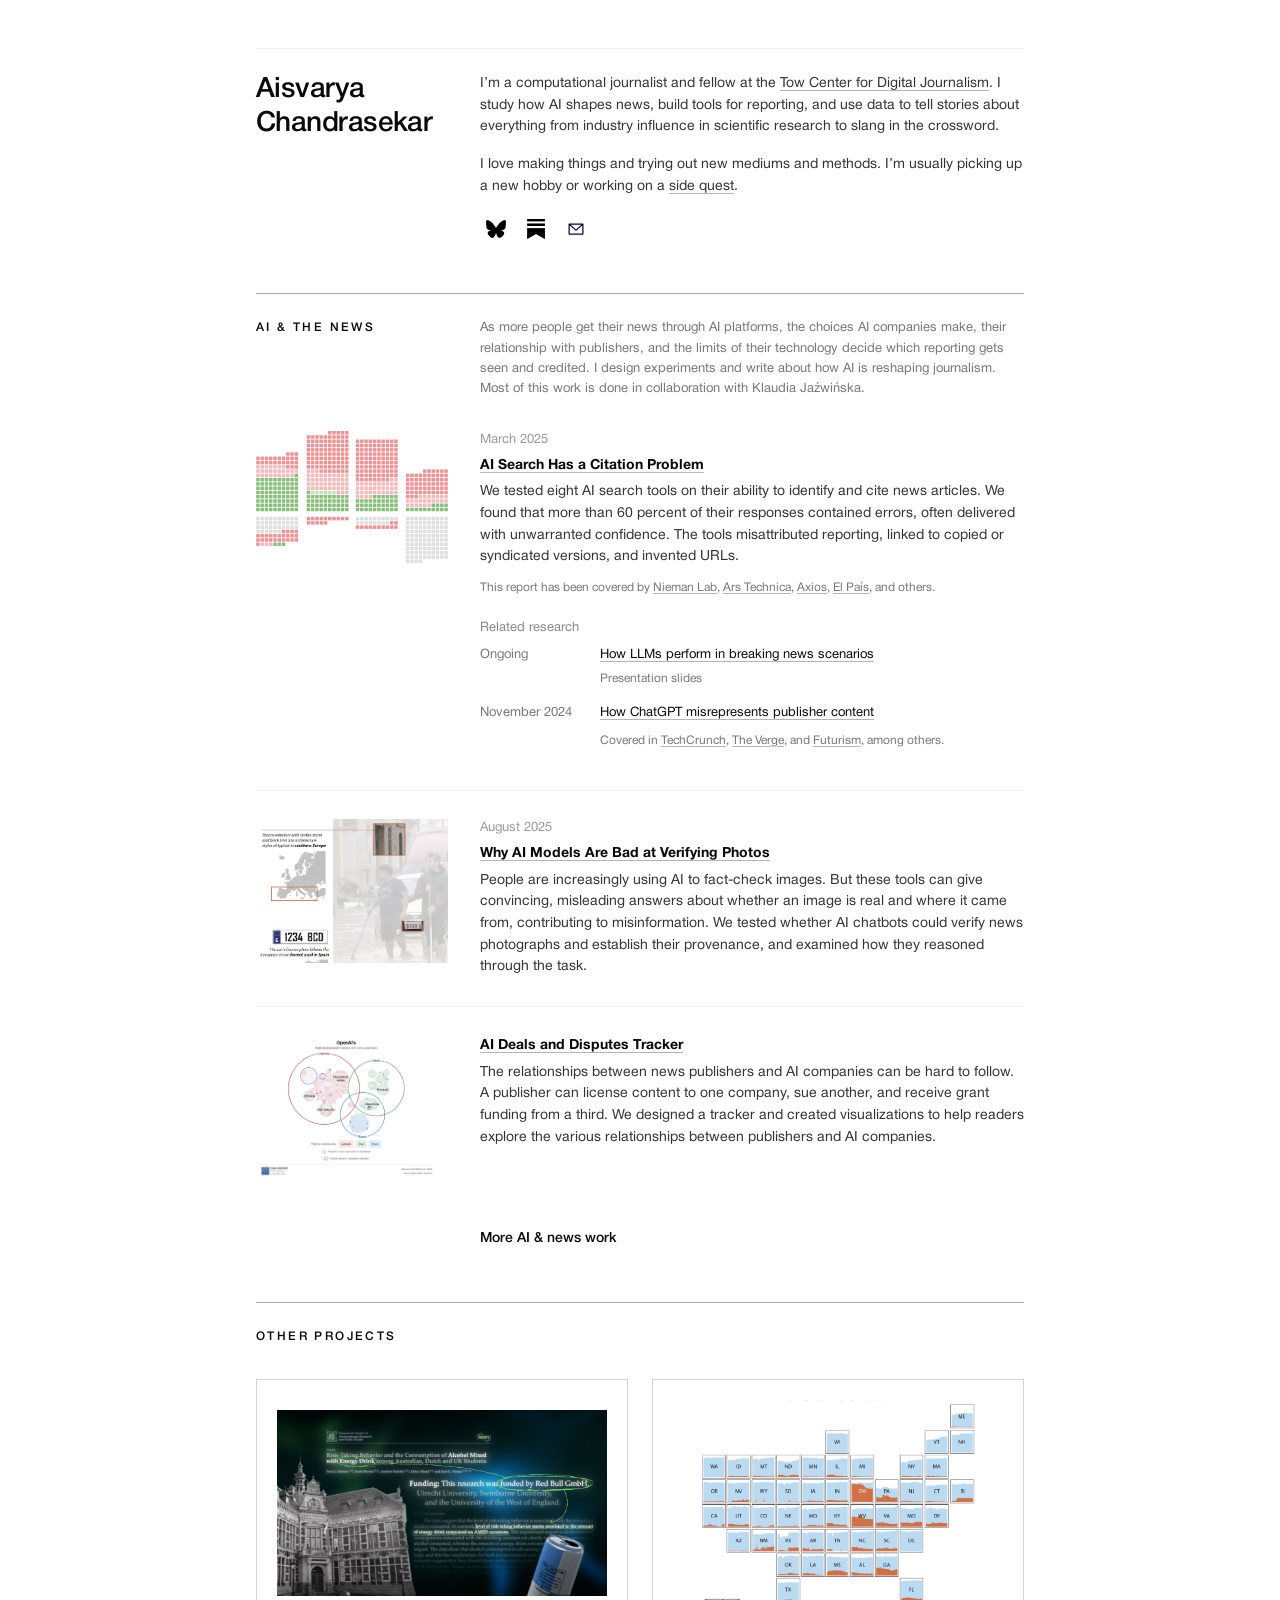
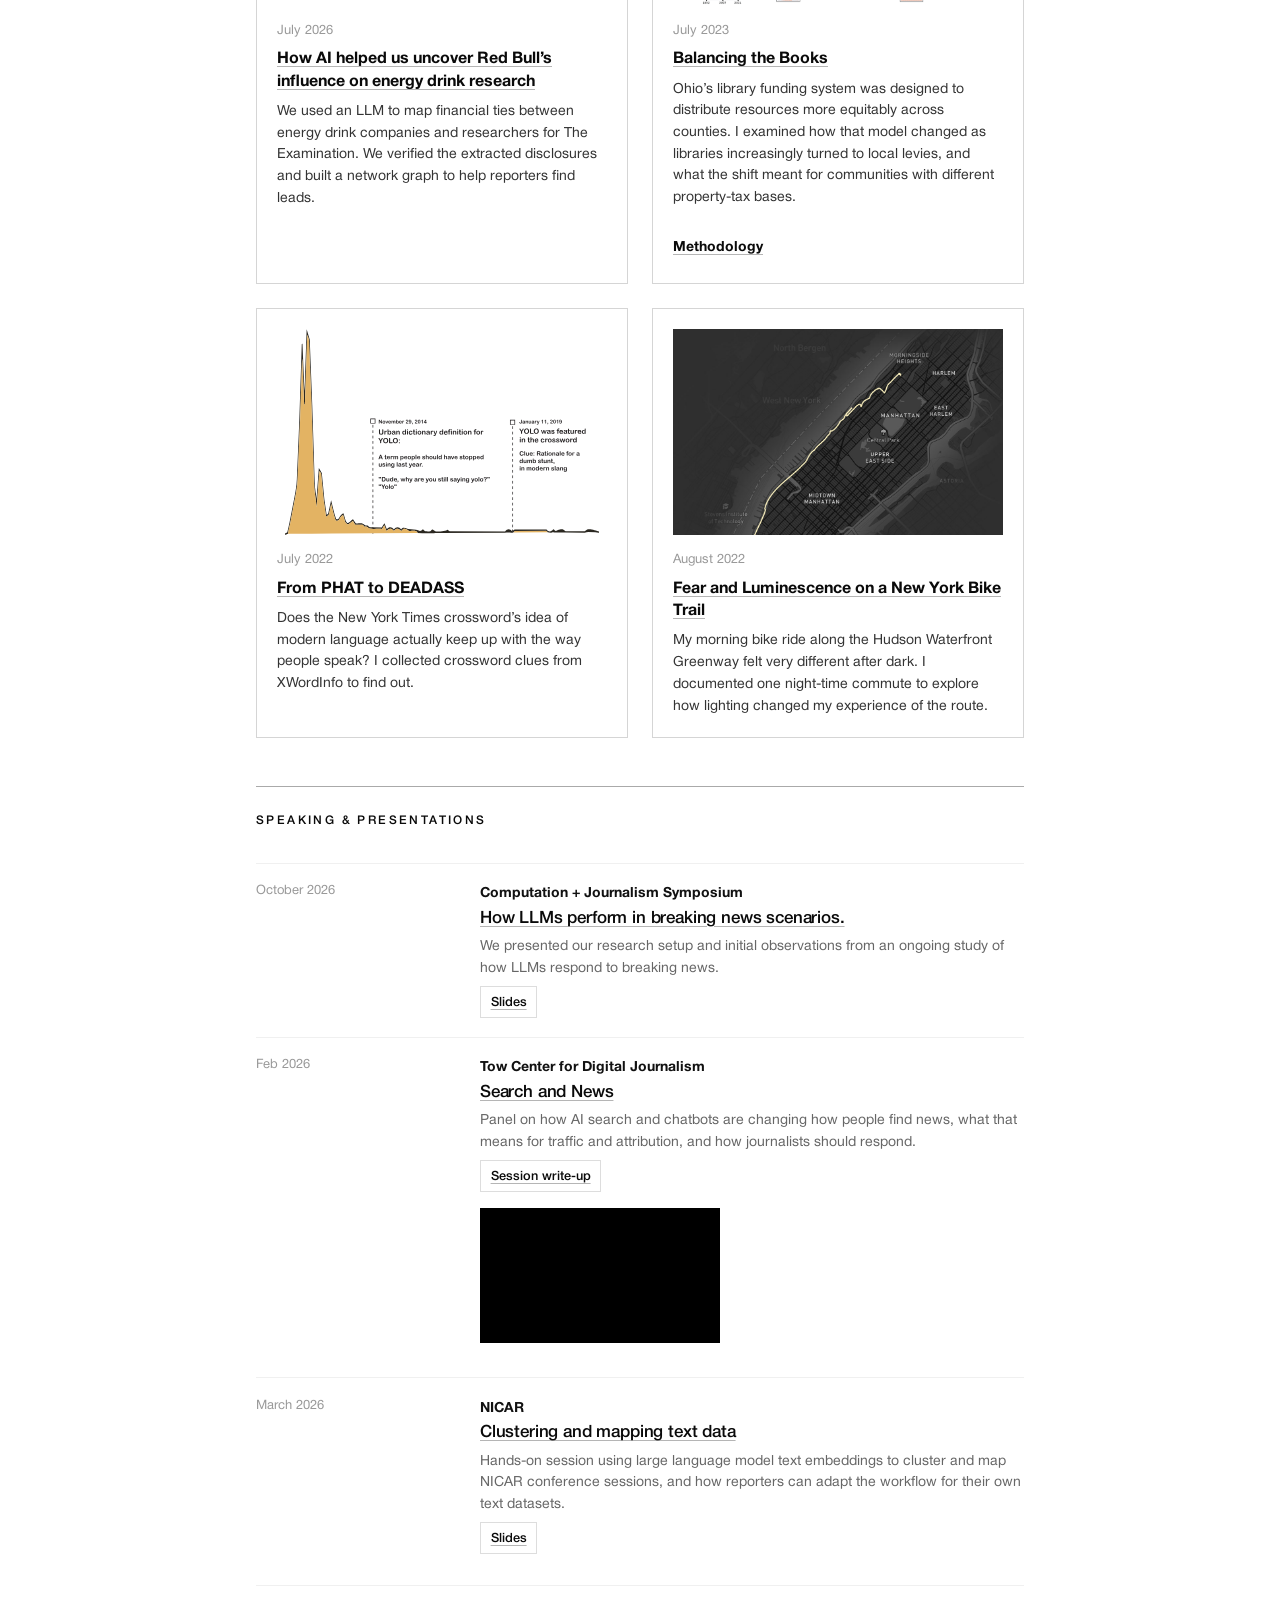
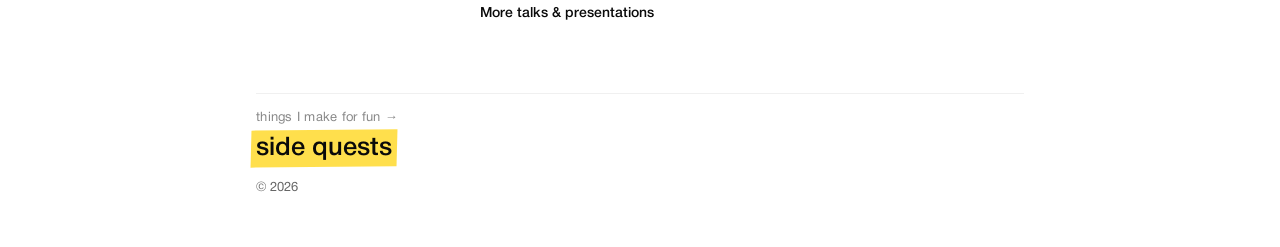
<file: index.html>
<!DOCTYPE html>
<html lang="en">
<head>
  <meta charset="UTF-8">
  <meta name="viewport" content="width=device-width, initial-scale=1.0">
  <title>Aisvarya Chandrasekar</title>
  <meta name="description" content="Aisvarya Chandrasekar is a computational journalist at the Tow Center for Digital Journalism, studying AI tools in journalism. PollFinder.ai, Tow Center, Columbia Journalism Review.">
  <link rel="icon" href="assets/favicon.png" type="image/png">
  <link rel="preload" href="data/projects.json?v=60" as="fetch">
  <link rel="preload" href="data/speaking.json?v=14" as="fetch">
  <link rel="preload" href="fonts/HelveticaNeueRoman.otf" as="font" type="font/otf" crossorigin>
  <link rel="preload" href="assets/thumb-red-bull.jpg" as="image">
  <link rel="preload" href="assets/SVG/Asset%202.svg" as="image">
  <link rel="stylesheet" href="styles.css?v=link-style-5">
</head>
<body class="home-page">
  <div class="page">
    <header class="header">
      <div class="header-inner">
        <h1 class="name">Aisvarya Chandrasekar</h1>
        <div class="header-blurb">
          <p>I’m a computational journalist and fellow at the <a href="https://towcenter.columbia.edu/" target="_blank" rel="noopener">Tow Center for Digital Journalism</a>. I study how AI shapes news, build tools for reporting, and use data to tell stories about everything from industry influence in scientific research to slang in the crossword.</p>
          <p>I love making things and trying out new mediums and methods. I’m usually picking up a new hobby or working on a <a href="playground.html">side quest</a>.</p>
        </div>
        <div class="header-icons" aria-label="Social links">
          <a class="header-icon" href="https://bsky.app/profile/aisvarya17.bsky.social" target="_blank" rel="noopener noreferrer" aria-label="Bluesky">
            <img src="assets/bluesky-icon.png" alt="Bluesky">
          </a>
          <a class="header-icon" href="https://substack.com/@aisvaryachandrasekar" target="_blank" rel="noopener noreferrer" aria-label="Substack">
            <img src="assets/substack-icon.png" alt="Substack">
          </a>
          <a class="header-icon" href="mailto:ac5231@columbia.edu" aria-label="Email">
            <img src="assets/email-icon.svg" alt="Email">
          </a>
        </div>
      </div>
    </header>

    <main class="main">
      <section class="section research-series" aria-labelledby="research-title">
        <header class="section-header">
          <h2 id="research-title" class="section-title">AI &amp; the news</h2>
          <p class="series-intro">As more people get their news through AI platforms, the choices AI companies make, their relationship with publishers, and the limits of their technology decide which reporting gets seen and credited. I design experiments and write about how AI is reshaping journalism. Most of this work is done in collaboration with Klaudia Jaźwińska.</p>
        </header>
        <div id="ai-research-grid" class="grid" aria-busy="true" aria-live="polite"></div>
        <details class="additional-research">
          <summary class="talk-see-more">More AI &amp; news work</summary>
          <ul>
              <li class="additional-article">
                <a class="additional-article-image" href="https://www.cjr.org/tow_center/chatbots-memory-remember-users-conversations-history-openai-sam-altman-llm-gemini.php" target="_blank" rel="noopener">
                  <img src="assets/thumb-chatbot-memory.jpg" alt="Illustration accompanying reporting on chatbot memory and personalization" loading="lazy" decoding="async">
                </a>
                <div class="additional-article-main">
                  <time datetime="2026-04-09">Apr 9, 2026</time>
                  <h3><a href="https://www.cjr.org/tow_center/chatbots-memory-remember-users-conversations-history-openai-sam-altman-llm-gemini.php" target="_blank" rel="noopener">Your Chatbot’s Memory of You Can Shape the Information You See</a></h3>
                  <p>AI companies promise that remembering users makes chatbots more helpful, but how do those memories shape the information people receive? I reported on research into how memory and personalization can reinforce users’ beliefs, shape answers, and leave people with less control over stored information than companies suggest.</p>
                </div>
              </li>
              <li class="additional-article">
                <a class="additional-article-image" href="https://www.cjr.org/tow_center/ai-chatbots-can-search-the-web-so-why-dont-they.php" target="_blank" rel="noopener">
                  <img src="assets/thumb-ai-web-search.jpeg" alt="Illustration accompanying reporting on AI web search" loading="lazy" decoding="async">
                </a>
                <div class="additional-article-main">
                  <time datetime="2026-01-27">Jan 27, 2026</time>
                  <h3><a href="https://www.cjr.org/tow_center/ai-chatbots-can-search-the-web-so-why-dont-they.php" target="_blank" rel="noopener">AI Chatbots Can Search the Web—So Why Don’t They?</a></h3>
                  <p>AI chatbots can search for current information, but they don’t always choose to. We explain why these tools sometimes skip web search, how that can lead to confidently wrong answers about the news, and why those failures demand accountability from platforms.</p>
                </div>
              </li>
              <li class="additional-article">
                <a class="additional-article-image" href="https://www.cjr.org/analysis/how-ai-browsers-sneak-past-blockers-and-paywalls.php" target="_blank" rel="noopener">
                  <img src="assets/thumb-ai-browsers.png" alt="ChatGPT Atlas logo displayed on a phone" loading="lazy" decoding="async">
                </a>
                <div class="additional-article-main">
                  <time datetime="2025-10-30">Oct 30, 2025</time>
                  <h3><a href="https://www.cjr.org/analysis/how-ai-browsers-sneak-past-blockers-and-paywalls.php" target="_blank" rel="noopener">How AI Browsers Sneak Past Blockers and Paywalls</a></h3>
                  <p>We tested how AI browsers access news articles that publishers try to restrict. Our reporting explains how agents can appear as ordinary browser sessions and read text hidden by some paywalls, complicating publishers’ efforts to control how their work is used.</p>
                </div>
              </li>
          </ul>
          <div class="talk-less-wrap">
            <a class="talk-see-more" href="https://www.cjr.org/author/aisvarya-chandrasekar" target="_blank" rel="noopener">All CJR articles</a>
          </div>
        </details>
      </section>
      <section class="section">
        <header class="section-header">
          <h2 class="section-title section-title--reporting">Other projects</h2>
        </header>
        <div id="selected-work-grid" class="grid" aria-live="polite">
          <!-- First card in HTML for fast LCP on mobile (rest filled by scripts/projects.js) -->
          <div class="grid-item">
            <div class="grid-block">
              <a class="grid-thumb" href="https://www.theexamination.org/articles/red-bull-alcohol-research-methodology" target="_blank" rel="noopener">
                <img src="assets/thumb-red-bull.jpg" alt="Illustration for The Examination’s investigation into Red Bull’s ties to energy drink research" fetchpriority="high" decoding="async" width="960" height="540">
              </a>
              <div class="grid-block-text">
                <p class="grid-item-date">July 2026</p>
                <h3 class="grid-item-title">
                  <a href="https://www.theexamination.org/articles/red-bull-alcohol-research-methodology" target="_blank" rel="noopener">How AI helped us uncover Red Bull’s influence on energy drink research</a>
                </h3>
                <p class="grid-item-desc">We used an LLM to map financial ties between energy drink companies and researchers for The Examination. We verified the extracted disclosures and built a network graph to help reporters find leads.</p>
              </div>
            </div>
          </div>

          <div id="classwork-first" class="grid-item">
            <div class="grid-block">
              <a href="https://aishichandra.github.io/Ohio-Library-final/" target="_blank" rel="noopener" class="grid-thumb">
                <img src="assets/SVG/Asset%204.svg" alt="Balancing the books – equitable library funding in Ohio" width="960" height="540">
              </a>
              <div class="grid-block-text">
                <p class="grid-item-date">July 2023</p>
                <h3 class="grid-item-title">
                  <a href="https://aishichandra.github.io/Ohio-Library-final/" target="_blank" rel="noopener">Balancing the Books</a>
                </h3>
                <p class="grid-item-desc">Ohio’s library funding system was designed to distribute resources more equitably across counties. I examined how that model changed as libraries increasingly turned to local levies, and what the shift meant for communities with different property-tax bases.</p>

                <p class="talk-links">
                  <a class="talk-link methodology-link" href="https://github.com/aishichandra/Ohio-Library-final" target="_blank" rel="noopener">Methodology</a>
                </p>
                <!-- -->
              </div>
              </div>
          </div>
          <div class="grid-item">
            <div class="grid-block">
              <a class="grid-thumb" href="https://aishichandra.github.io/Slang_NYT_XWord/" target="_blank" rel="noopener">
                <img src="assets/SVG/Asset%203.svg" alt="Slang in the NYT crossword" width="960" height="540">
              </a>
              <div class="grid-block-text">
                <p class="grid-item-date">July 2022</p>
                <h3 class="grid-item-title">
                  <a href="https://aishichandra.github.io/Slang_NYT_XWord/" target="_blank" rel="noopener">From PHAT to DEADASS</a>
                </h3>
                <p class="grid-item-desc">Does the New York Times crossword’s idea of modern language actually keep up with the way people speak? I collected crossword clues from XWordInfo to find out.</p>
                <!-- -->
              </div>
              </div>
          </div>
          <div class="grid-item">
            <div class="grid-block">
              <a class="grid-thumb bike-trail-image" href="https://aishichandra.github.io/mapping/" target="_blank" rel="noopener">
                <img src="assets/thumb-bike-map.jpg" alt="Map highlighting the Hudson Greenway bike route along Manhattan" loading="lazy" decoding="async">
              </a>
              <div class="grid-block-text">
                <p class="grid-item-date">August 2022</p>
                <h3 class="grid-item-title"><a href="https://aishichandra.github.io/mapping/" target="_blank" rel="noopener">Fear and Luminescence on a New York Bike Trail</a></h3>
                <p class="grid-item-desc">My morning bike ride along the Hudson Waterfront Greenway felt very different after dark. I documented one night-time commute to explore how lighting changed my experience of the route.</p>
              </div>
            </div>
          </div>
        </div>
      </section>

      <section class="section">
        <header class="section-header">
          <h2 class="section-title section-title--speaking">Speaking &amp; presentations</h2>
        </header>
        <div id="speaking-content"><!-- Loaded from data/speaking.json --></div>
      </section>

    </main>

    <footer class="footer">
      <hr class="footer-rule">
      <p class="footer-aside"><span class="footer-aside-label">things I make for fun →</span><a href="playground.html">side quests</a></p>
      <p class="footer-copy">© 2026</p>
    </footer>
  </div>
  <script src="scripts/projects.js?v=70" defer></script>
</body>
</html>
</file>
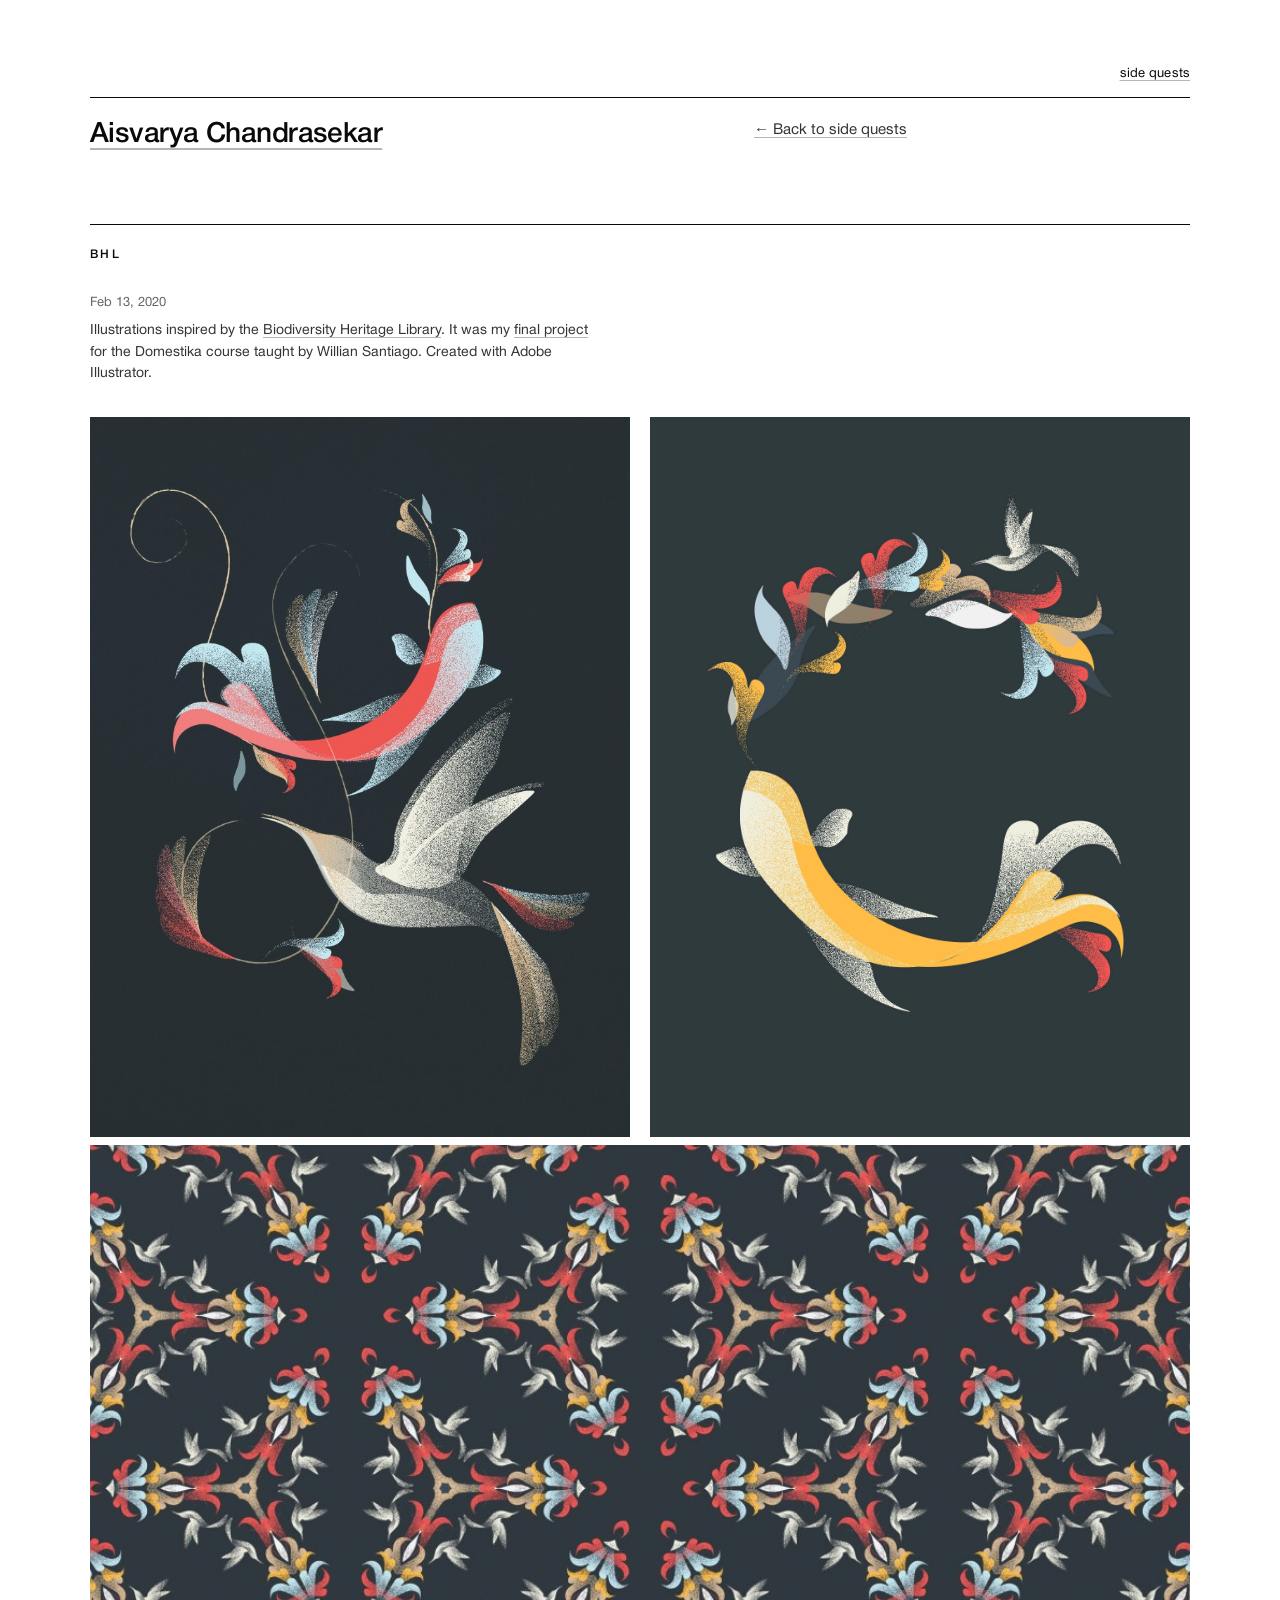
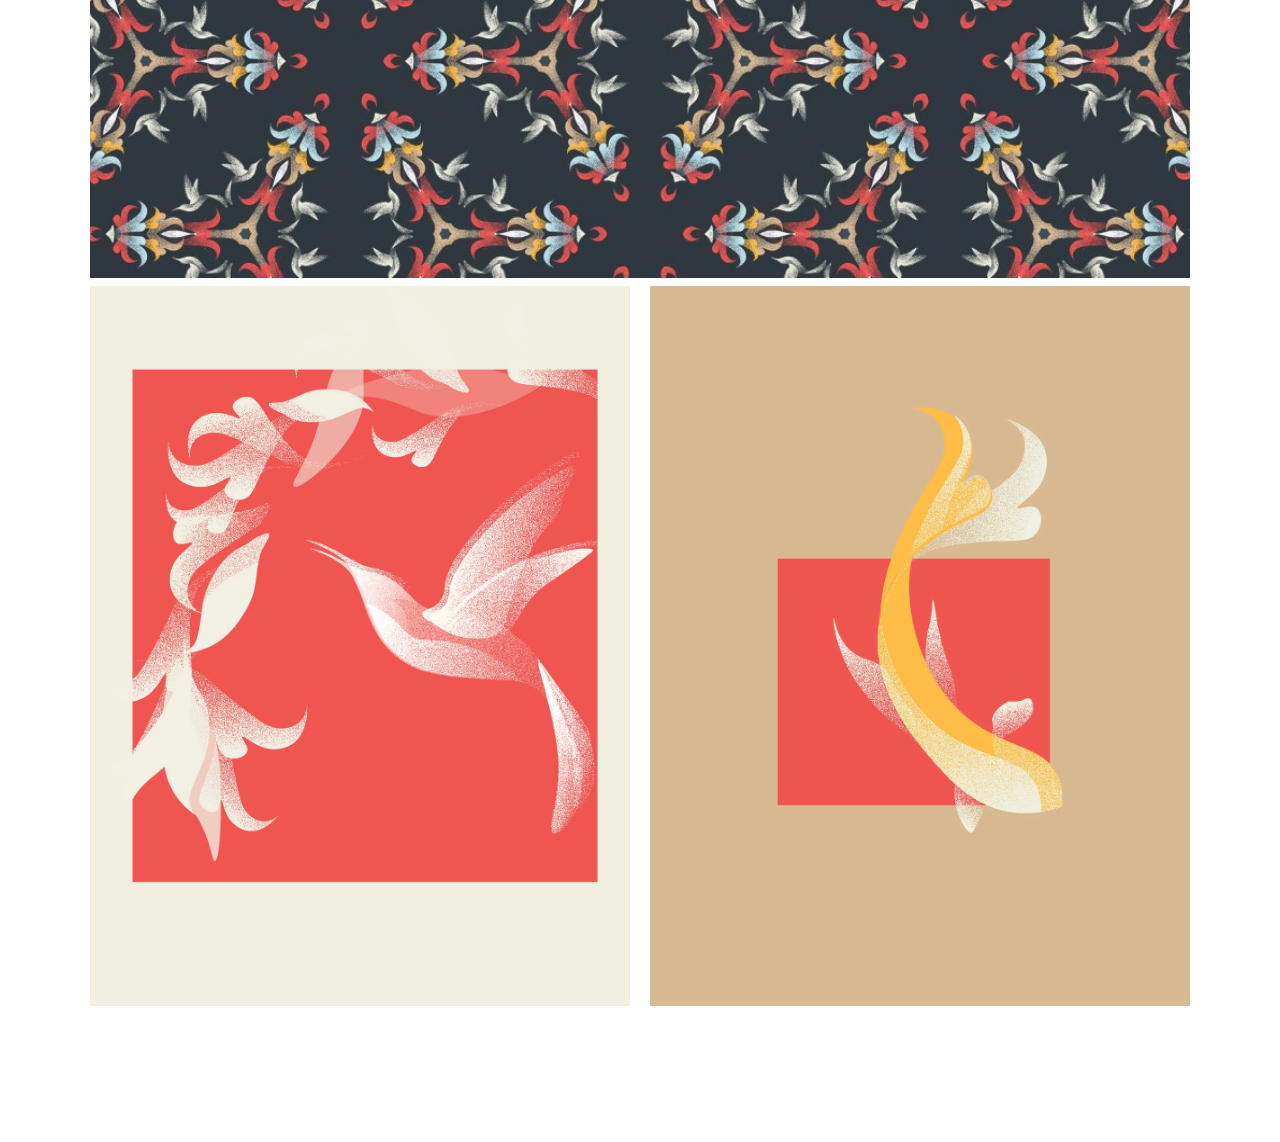
<file: biodiversity.html>
<!DOCTYPE html>
<html lang="en">
<head>
  <meta charset="UTF-8">
  <meta name="viewport" content="width=device-width, initial-scale=1.0">
  <title>BHL — Aisvarya Chandrasekar</title>
  <meta name="description" content="Illustrations inspired by the Biodiversity Heritage Library. Final project for Domestika course taught by Willian Santiago. Created with Adobe Illustrator.">
  <link rel="stylesheet" href="styles.css?v=link-style-5">
</head>
<body>
  <div class="page">
    <header class="header">
      <nav class="nav">
        <a href="playground.html">side quests</a>
      </nav>
      <div class="header-inner">
        <h1 class="name"><a href="index.html">Aisvarya Chandrasekar</a></h1>
        <p class="header-blurb"><a href="playground.html">← Back to side quests</a></p>
      </div>
    </header>

    <main class="main">
      <section class="section greece-page">
        <header class="section-header">
          <h2 class="section-title">BHL</h2>
        </header>
        <p class="playground-gallery-meta">Feb 13, 2020</p>
        <p class="playground-gallery-desc">Illustrations inspired by the <a href="https://www.biodiversitylibrary.org/" target="_blank" rel="noopener">Biodiversity Heritage Library</a>. It was my <a href="https://www.domestika.org/en/projects/779199-my-project-in-flat-illustration-with-photoshop-course" target="_blank" rel="noopener">final project</a> for the Domestika course taught by Willian Santiago. Created with Adobe Illustrator.</p>
        <div class="bio-gallery">
          <div class="bio-gallery-item"><img src="assets/playground/biodiversity/bio1.png" alt="BHL"></div>
          <div class="bio-gallery-item"><img src="assets/playground/biodiversity/bio2.webp" alt=""></div>
          <div class="bio-gallery-item bio-gallery-item--full"><img src="assets/playground/biodiversity/bio3.png" alt=""></div>
          <div class="bio-gallery-item"><img src="assets/playground/biodiversity/bio4.webp" alt=""></div>
          <div class="bio-gallery-item"><img src="assets/playground/biodiversity/bio5.webp" alt=""></div>
        </div>
      </section>
    </main>
  </div>
</body>
</html>
</file>
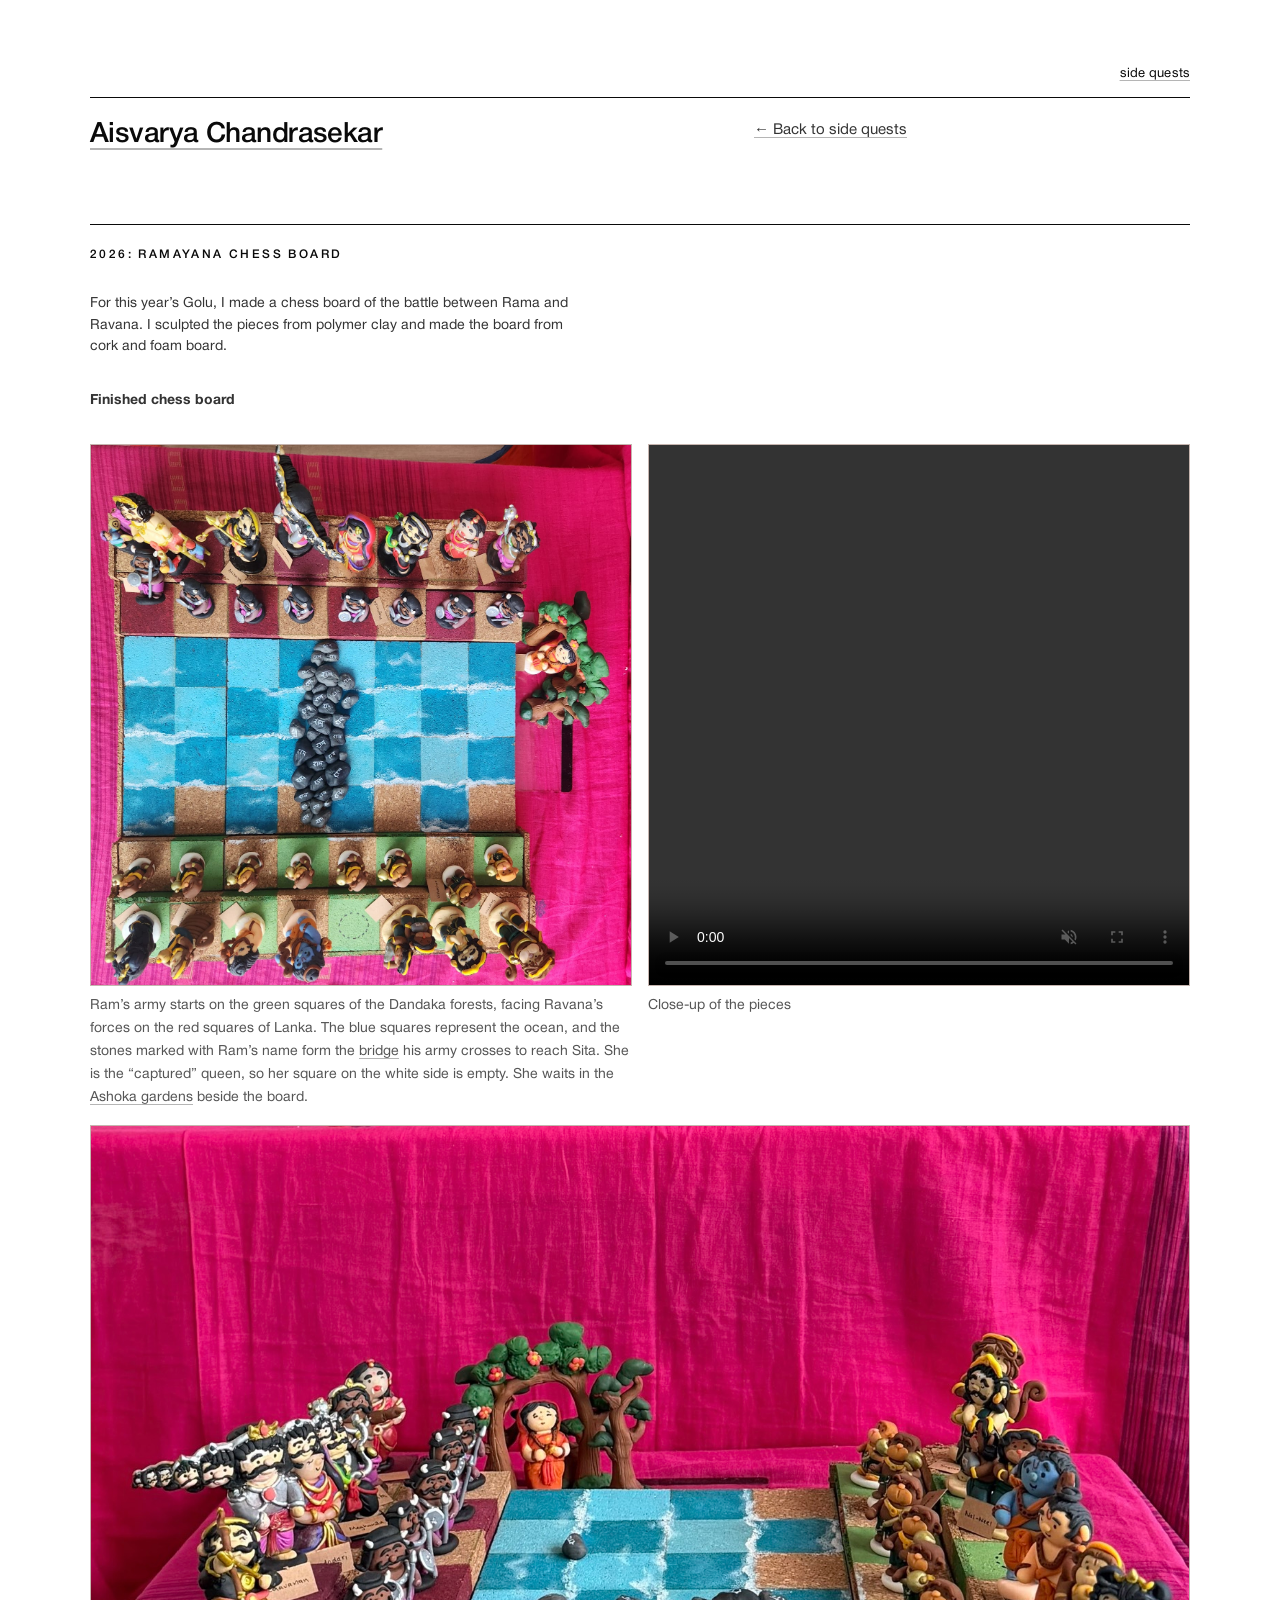
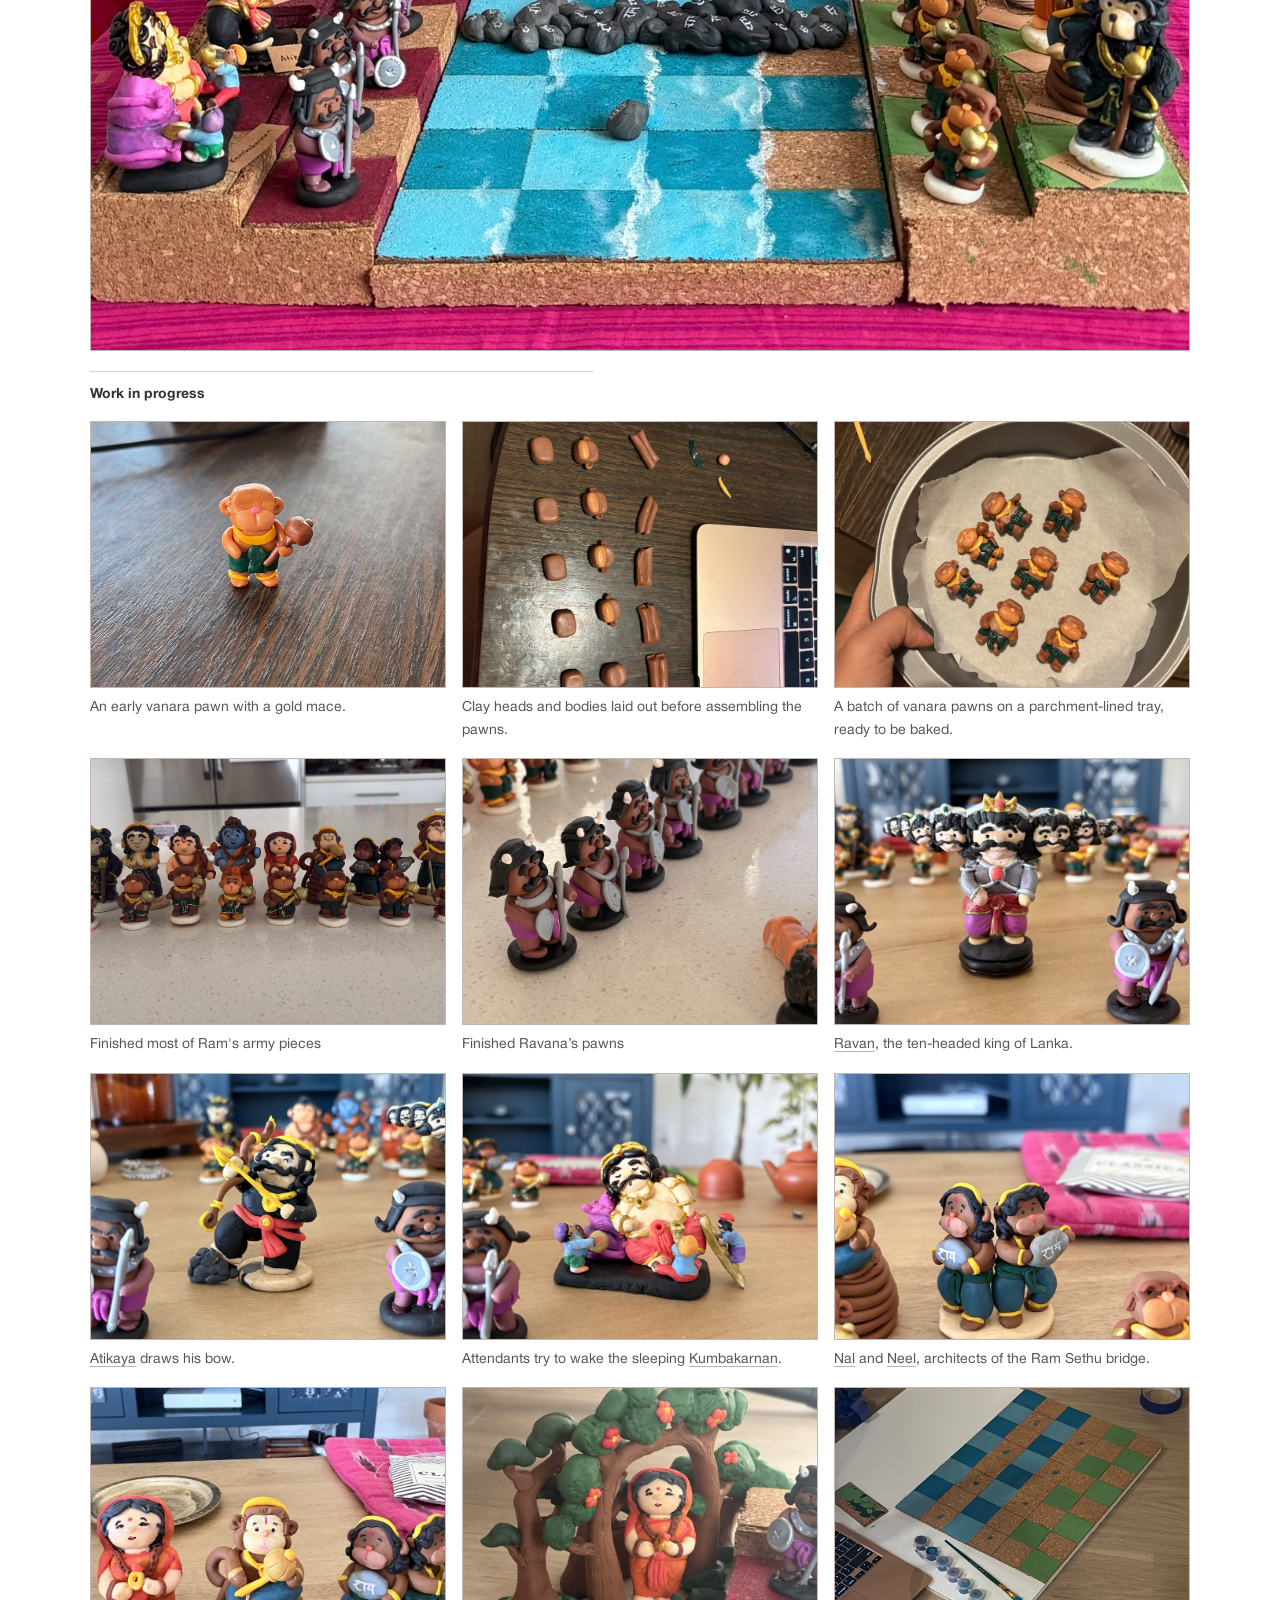
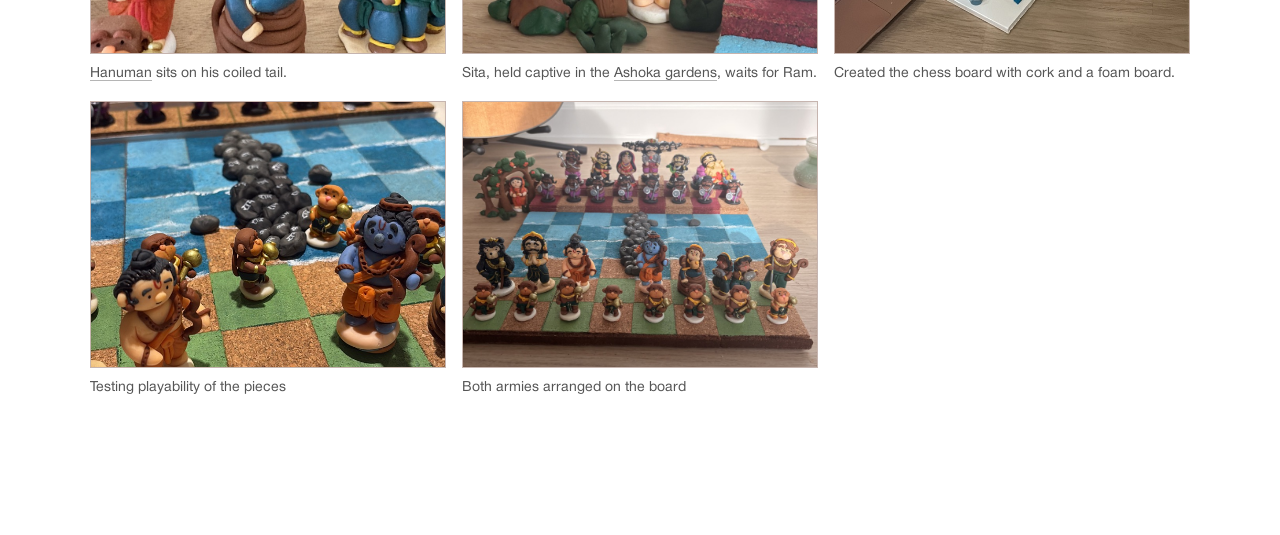
<file: golu-2026.html>
<!DOCTYPE html>
<html lang="en">
<head>
  <meta charset="UTF-8">
  <meta name="viewport" content="width=device-width, initial-scale=1.0">
  <title>2026: Ramayana Chess Board — Aisvarya Chandrasekar</title>
  <meta name="description" content="Tiny Golu 2026: Ramayana Chess Board. Golu display for Navaratri.">
  <link rel="stylesheet" href="styles.css?v=link-style-5">
  <script src="scripts/golu-layout.js?v=8" defer></script>
</head>
<body class="golu-project">
  <div class="page">
    <header class="header">
      <nav class="nav">
        <a href="playground.html">side quests</a>
      </nav>
      <div class="header-inner">
        <h1 class="name"><a href="index.html">Aisvarya Chandrasekar</a></h1>
        <p class="header-blurb"><a href="playground.html">← Back to side quests</a></p>
      </div>
    </header>

    <main class="main">
      <section class="section greece-page">
        <header class="section-header">
          <h2 class="section-title">2026: Ramayana Chess Board</h2>
        </header>
        <p class="playground-gallery-desc">For this year’s Golu, I made a chess board of the battle between Rama and Ravana. I sculpted the pieces from polymer clay and made the board from cork and foam board.</p>
        <h3 class="playground-gallery-desc">Finished chess board</h3>
        <div class="golu-finished">
          <div class="golu-row golu-row--two" data-photo-gallery="finished-v3">
            <figure class="greece-gallery-item golu-project-captioned">
              <img src="assets/playground/golu/2026/final-board.jpg" alt="Overhead view of the finished Ramayana chess board" loading="lazy" decoding="async">
              <figcaption>Ram’s army starts on the green squares of the Dandaka forests, facing Ravana’s forces on the red squares of Lanka. The blue squares represent the ocean, and the stones marked with Ram’s name form the <a href="https://thumb.wikimedia.org/wikipedia/commons/thumb/0/0a/Vintage_40%27S_Print_BHARAT_MEETS_RAMA_Brijbasi.jpg/500px-Vintage_40%27S_Print_BHARAT_MEETS_RAMA_Brijbasi.jpg?utm_source=en.wikipedia.org&amp;utm_campaign=parser&amp;utm_content=thumbnail">bridge</a> his army crosses to reach Sita. She is the “captured” queen, so her square on the white side is empty. She waits in the <a href="https://en.wikipedia.org/wiki/Ashoka_Vatika">Ashoka gardens</a> beside the board.</figcaption>
            </figure>
            <figure class="greece-gallery-item golu-photo-wide golu-project-captioned" style="--photo-span: 6">
              <img src="assets/playground/golu/2026/final-front.jpg" alt="Front view of the finished Ramayana chess board and its sculpted pieces" decoding="async">
            </figure>
          </div>
          <figure class="golu-project-video">
            <video controls autoplay muted playsinline aria-label="Video of the finished Ramayana chess board">
              <source src="assets/playground/golu/2026/finished-chess-board.mp4?v=2" type="video/mp4">
            </video>
            <figcaption>Close-up of the pieces</figcaption>
          </figure>
        </div>
        <h3 class="playground-gallery-desc playground-gallery-desc--spaced">Work in progress</h3>
        <div class="golu-row" data-photo-gallery="progress-v2">
          <figure class="greece-gallery-item golu-project-captioned">
            <img src="assets/playground/golu/2026/progress-88B19EF0-D199-469F-9497-C9E87E5F2A4B.jpg" alt="An early vanara pawn with a gold mace." loading="lazy" decoding="async">
            <figcaption>An early vanara pawn with a gold mace.</figcaption>
          </figure>
          <figure class="greece-gallery-item golu-project-captioned">
            <img src="assets/playground/golu/2026/progress-IMG_3847.jpg" alt="Clay heads and bodies laid out before assembling the pawns." loading="lazy" decoding="async">
            <figcaption>Clay heads and bodies laid out before assembling the pawns.</figcaption>
          </figure>
          <figure class="greece-gallery-item golu-project-captioned">
            <img src="assets/playground/golu/2026/progress-IMG_3849.jpg" alt="A batch of vanara pawns on a parchment-lined tray." loading="lazy" decoding="async">
            <figcaption>A batch of vanara pawns on a parchment-lined tray, ready to be baked.</figcaption>
          </figure>
          <figure class="greece-gallery-item golu-project-captioned">
            <img src="assets/playground/golu/2026/progress-D87950F3-2AFD-426D-9A09-4F9BC896A34B.jpg" alt="Ram’s side lined up for a group photo, with the vanara pawns in front." loading="lazy" decoding="async">
            <figcaption>Finished most of Ram's army pieces</figcaption>
          </figure>
          <figure class="greece-gallery-item golu-project-captioned">
            <img src="assets/playground/golu/2026/progress-IMG_3857.jpg" alt="Ravana’s pawns lined up with spears and shields, with the vanara pawns behind them." loading="lazy" decoding="async">
            <figcaption>Finished Ravana’s pawns</figcaption>
          </figure>
          <figure class="greece-gallery-item golu-project-captioned">
            <img src="assets/playground/golu/2026/progress-IMG_3873.jpg" alt="Ravan figurine with ten heads" loading="lazy" decoding="async">
            <figcaption><a href="https://en.wikipedia.org/wiki/Ravana">Ravan</a>, the ten-headed king of Lanka.</figcaption>
          </figure>
          <figure class="greece-gallery-item golu-project-captioned">
            <img src="assets/playground/golu/2026/progress-IMG_3872.jpg" alt="Atikaya figurine drawing a bow" loading="lazy" decoding="async">
            <figcaption><a href="https://en.wikipedia.org/wiki/Atikaya">Atikaya</a> draws his bow.</figcaption>
          </figure>
          <figure class="greece-gallery-item golu-project-captioned">
            <img src="assets/playground/golu/2026/progress-IMG_3875.jpg" alt="Sleeping Kumbakarnan figurine surrounded by attendants" loading="lazy" decoding="async">
            <figcaption>Attendants try to wake the sleeping <a href="https://en.wikipedia.org/wiki/Kumbhakarna">Kumbakarnan</a>.</figcaption>
          </figure>
          <figure class="greece-gallery-item golu-project-captioned">
            <img src="assets/playground/golu/2026/progress-IMG_3876.jpg" alt="Nal and Neel figurines holding stones marked with Ram’s name" loading="lazy" decoding="async">
            <figcaption><a href="https://en.wikipedia.org/wiki/Nala_(Ramayana)">Nal</a> and <a href="https://en.wikipedia.org/wiki/Nila_(Ramayana)">Neel</a>, architects of the Ram Sethu bridge.</figcaption>
          </figure>
          <figure class="greece-gallery-item golu-project-captioned">
            <img src="assets/playground/golu/2026/progress-IMG_3877.jpg" alt="Hanuman figurine seated on his coiled tail" loading="lazy" decoding="async">
            <figcaption><a href="https://www.kirtimukha.com/Krishnaswamy/child_ramakien/ramayana47.htm">Hanuman</a> sits on his coiled tail.</figcaption>
          </figure>
          <figure class="greece-gallery-item golu-project-captioned">
            <img src="assets/playground/golu/2026/progress-IMG_3899.jpg" alt="Sita figurine beneath a flowering tree" loading="lazy" decoding="async">
            <figcaption>Sita, held captive in the <a href="https://en.wikipedia.org/wiki/Ashoka_Vatika">Ashoka gardens</a>, waits for Ram.</figcaption>
          </figure>
          <figure class="greece-gallery-item golu-project-captioned">
            <img src="assets/playground/golu/2026/progress-D1C88C85-31D3-4447-A278-0EADB8AB984C.jpg" alt="Painting the ocean squares and shoreline before setting out the pieces." loading="lazy" decoding="async">
            <figcaption>Created the chess board with cork and a foam board.</figcaption>
          </figure>
          <figure class="greece-gallery-item golu-project-captioned">
            <img src="assets/playground/golu/2026/progress-D4C95B08-136E-41E3-B888-ABD86A563973.jpg" alt="A test setup with both armies facing each other across the ocean." loading="lazy" decoding="async">
            <figcaption>Testing playability of the pieces</figcaption>
          </figure>
          <figure class="greece-gallery-item golu-project-captioned">
            <img src="assets/playground/golu/2026/progress-IMG_3898.jpg" alt="Both armies arranged on the board during a trial setup." loading="lazy" decoding="async">
            <figcaption>Both armies arranged on the board</figcaption>
          </figure>
        </div>
      </section>
    </main>
  </div>
</body>
</html>
</file>
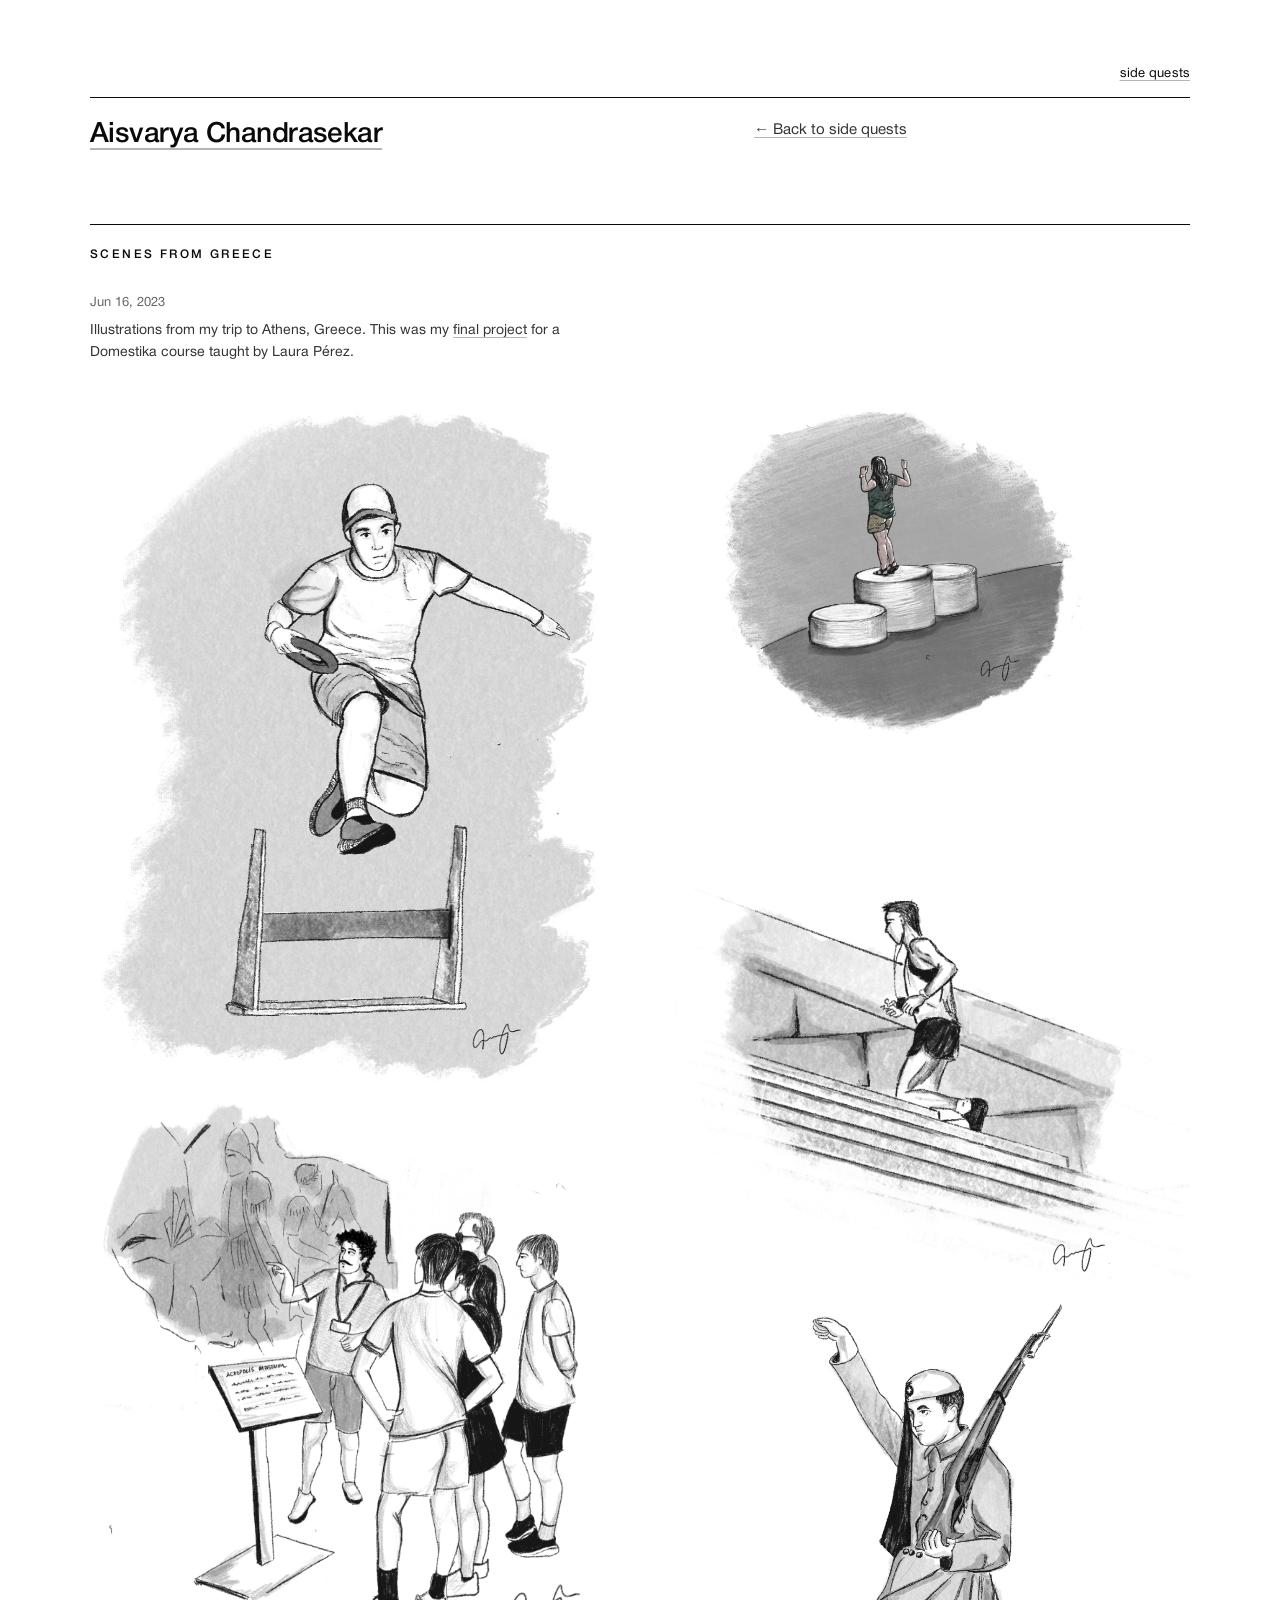
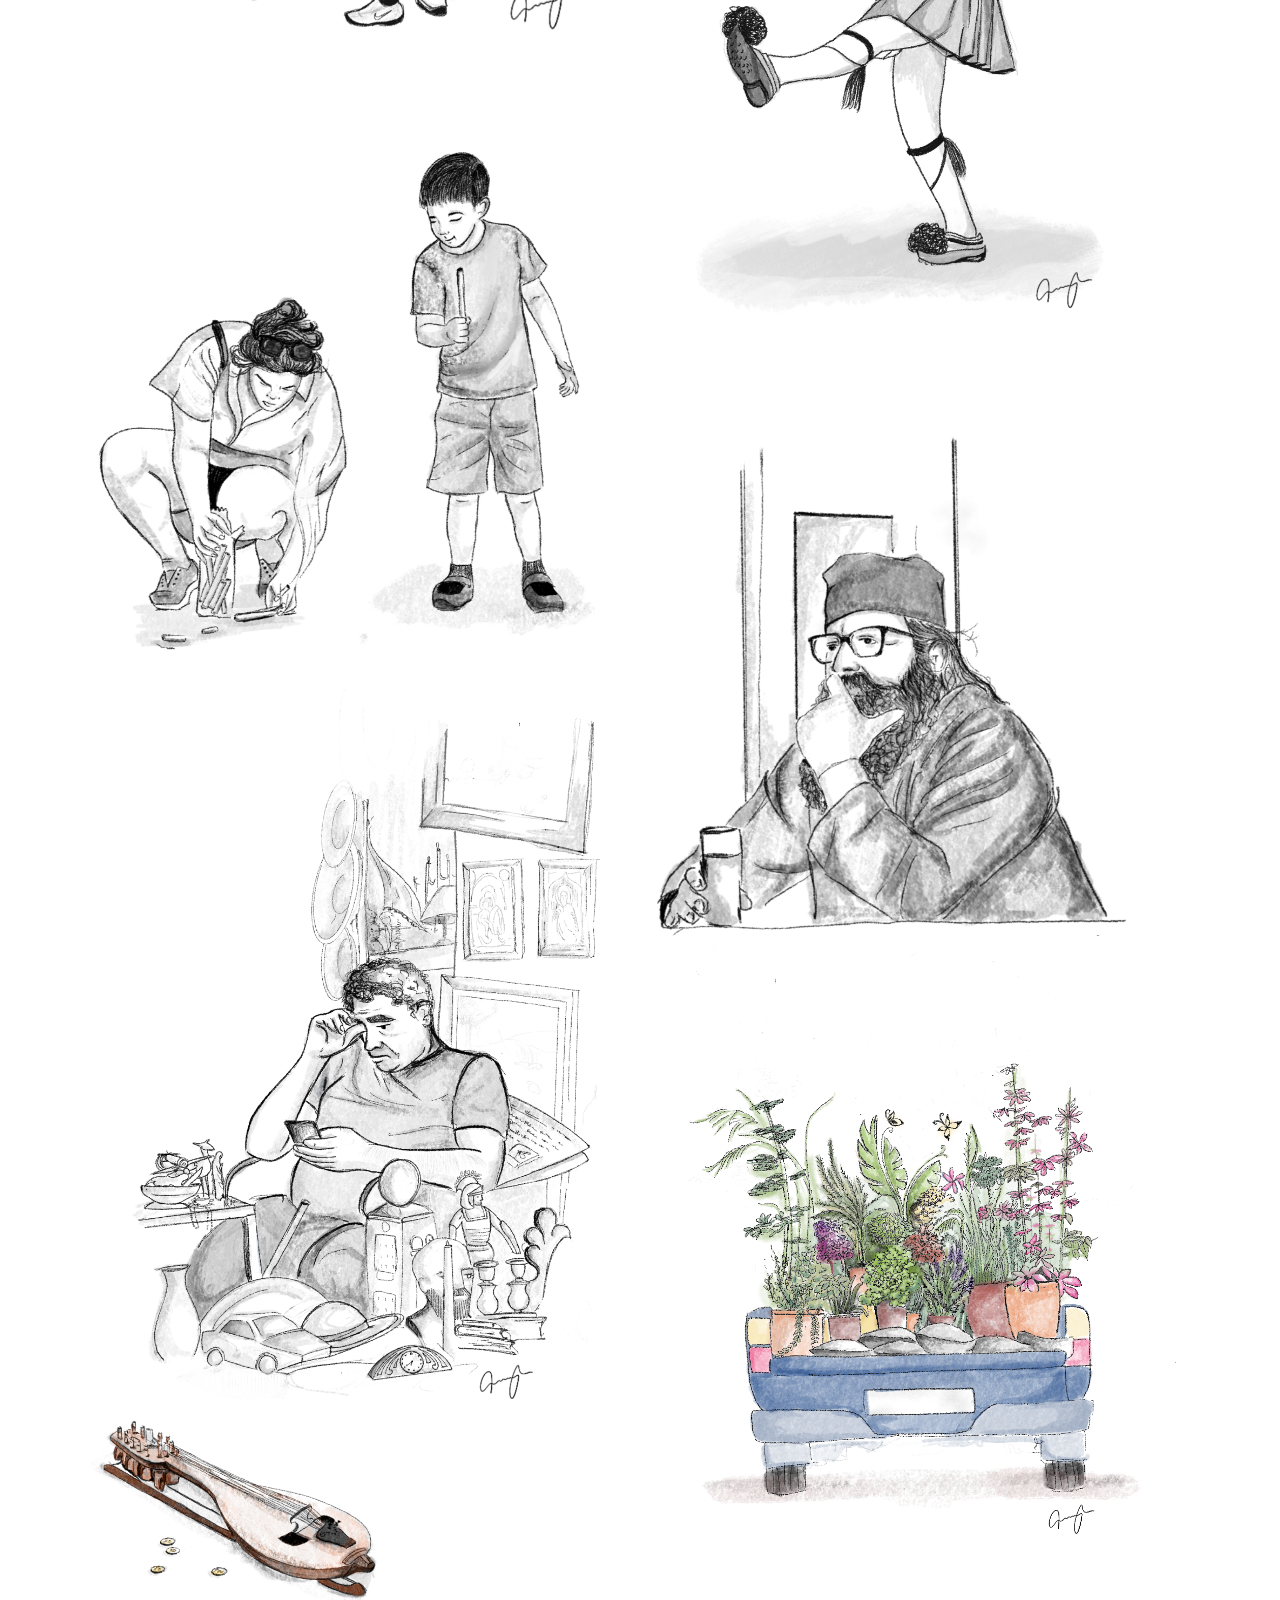
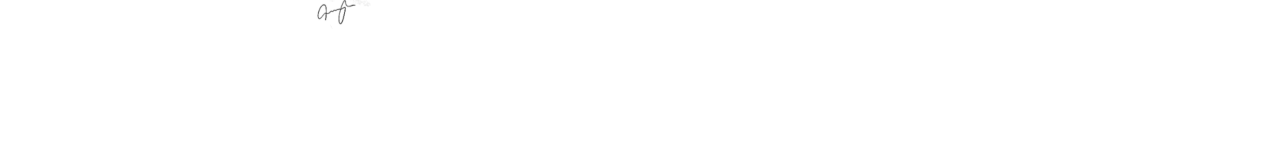
<file: greece.html>
<!DOCTYPE html>
<html lang="en">
<head>
  <meta charset="UTF-8">
  <meta name="viewport" content="width=device-width, initial-scale=1.0">
  <title>Scenes from Greece — Aisvarya Chandrasekar</title>
  <meta name="description" content="Illustrations from a trip to Athens, Greece. Domestika course final project with Laura Pérez.">
  <link rel="stylesheet" href="styles.css?v=link-style-5">
  <script src="scripts/greece.js?v=1"></script>
</head>
<body>
  <div class="page">
    <header class="header">
      <nav class="nav">
        <a href="playground.html">side quests</a>
      </nav>
      <div class="header-inner">
        <h1 class="name"><a href="index.html">Aisvarya Chandrasekar</a></h1>
        <p class="header-blurb"><a href="playground.html">← Back to side quests</a></p>
      </div>
    </header>

    <main class="main">
      <section class="section greece-page">
        <header class="section-header">
          <h2 class="section-title">Scenes from Greece</h2>
        </header>
        <p class="playground-gallery-meta">Jun 16, 2023</p>
        <p class="playground-gallery-desc">Illustrations from my trip to Athens, Greece. This was my <a href="https://www.domestika.org/en/projects/1635902-my-project-for-course-traditional-drawing-techniques-with-procreate" target="_blank" rel="noopener">final project</a> for a Domestika course taught by Laura Pérez. 
        <div id="greece-gallery" class="greece-gallery"></div>
      </section>
    </main>
  </div>
</body>
</html>
</file>
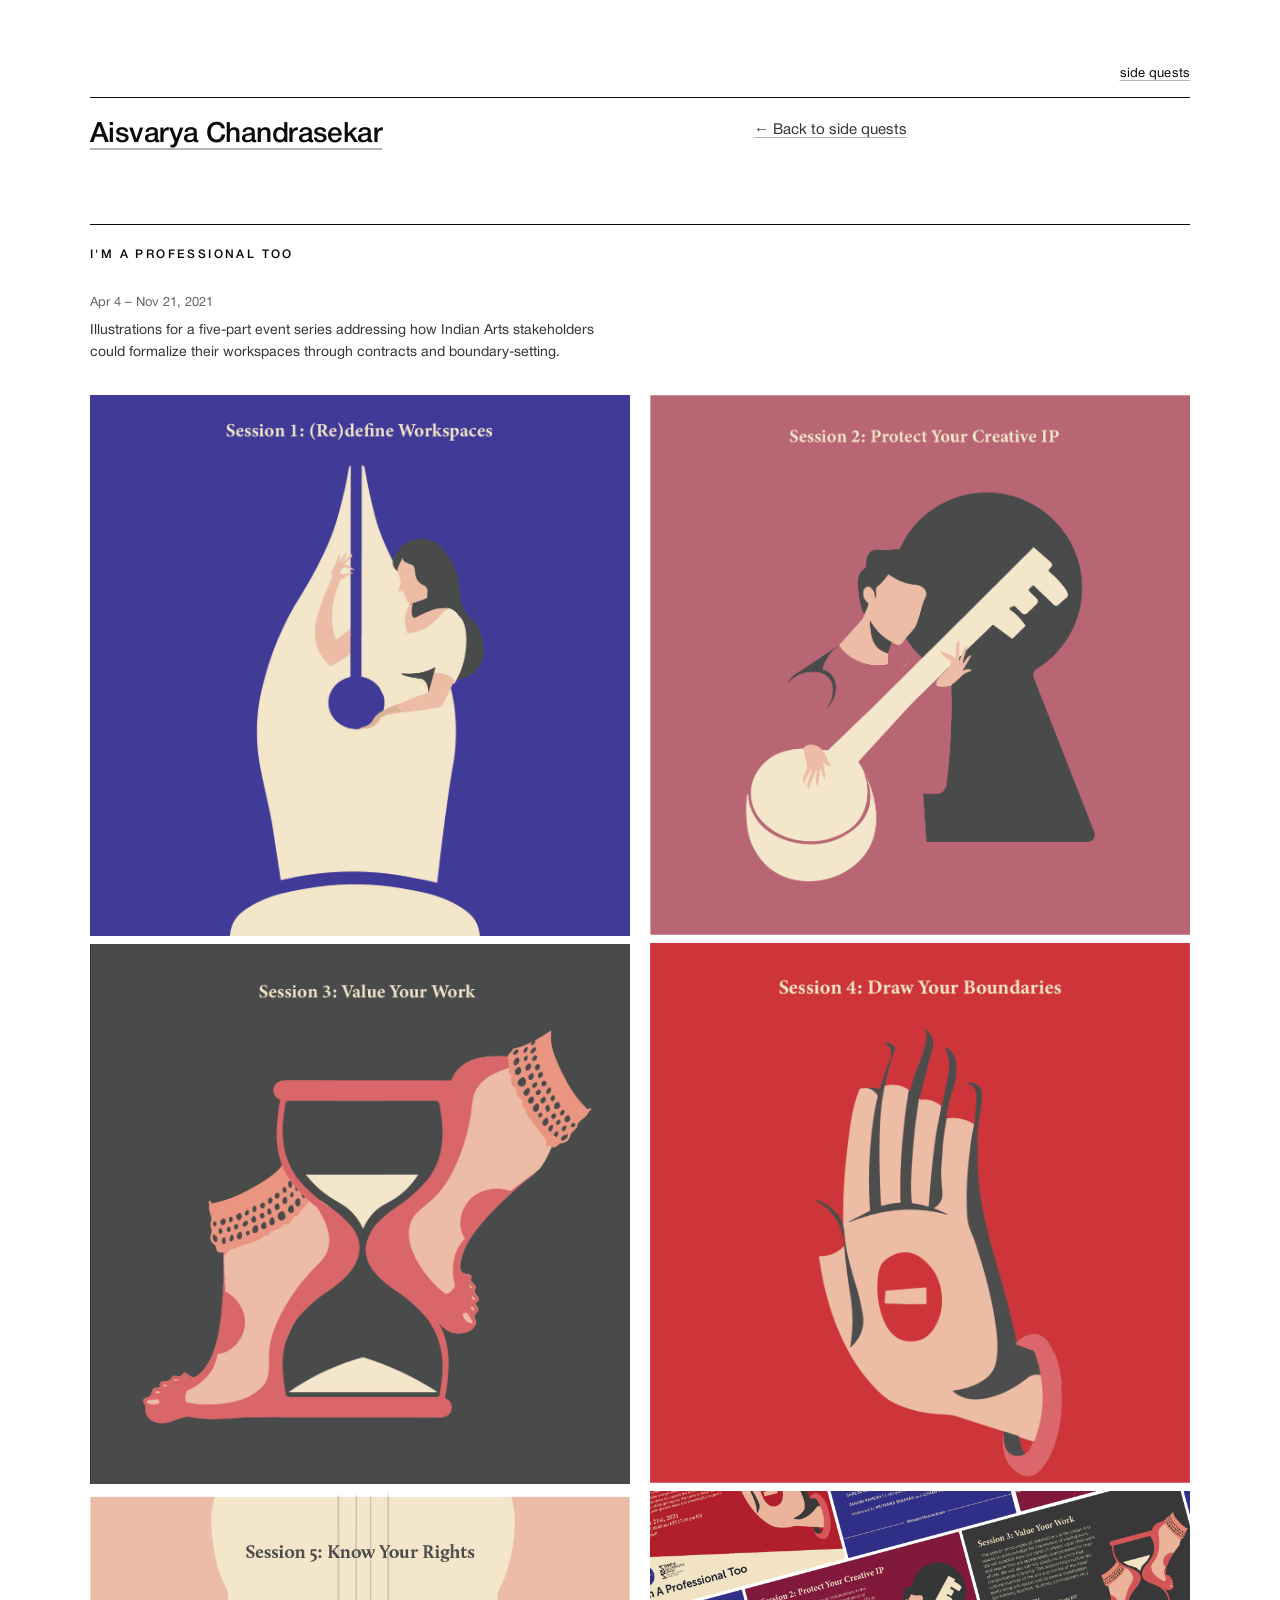
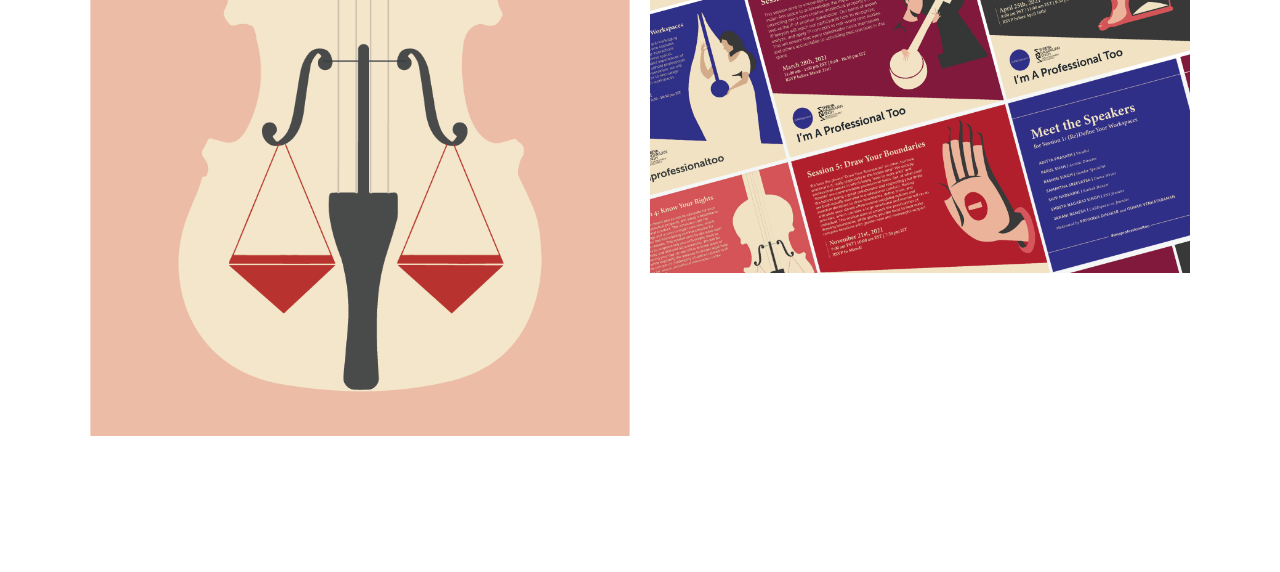
<file: iapt.html>
<!DOCTYPE html>
<html lang="en">
<head>
  <meta charset="UTF-8">
  <meta name="viewport" content="width=device-width, initial-scale=1.0">
  <title>I'm a Professional Too — Aisvarya Chandrasekar</title>
  <meta name="description" content="Illustrations for a five-part event series addressing how Indian Arts stakeholders could formalize their workspaces through contracts and boundary-setting.">
  <link rel="stylesheet" href="styles.css?v=link-style-5">
</head>
<body>
  <div class="page">
    <header class="header">
      <nav class="nav">
        <a href="playground.html">side quests</a>
      </nav>
      <div class="header-inner">
        <h1 class="name"><a href="index.html">Aisvarya Chandrasekar</a></h1>
        <p class="header-blurb"><a href="playground.html">← Back to side quests</a></p>
      </div>
    </header>

    <main class="main">
      <section class="section greece-page">
        <header class="section-header">
          <h2 class="section-title">I'm a Professional Too</h2>
        </header>
        <p class="playground-gallery-meta">Apr 4 – Nov 21, 2021</p>
        <p class="playground-gallery-desc">Illustrations for a five-part event series addressing how Indian Arts stakeholders could formalize their workspaces through contracts and boundary-setting.</p>
        <div class="greece-gallery">
          <div class="greece-gallery-col">
            <div class="greece-gallery-item"><img src="assets/playground/iapt/iapt1.png" alt="I'm a Professional Too"></div>
            <div class="greece-gallery-item"><img src="assets/playground/iapt/iapt3.png" alt=""></div>
            <div class="greece-gallery-item"><img src="assets/playground/iapt/iapt5.png" alt=""></div>
          </div>
          <div class="greece-gallery-col">
            <div class="greece-gallery-item"><img src="assets/playground/iapt/iapt2.png" alt=""></div>
            <div class="greece-gallery-item"><img src="assets/playground/iapt/iapt4.png" alt=""></div>
            <div class="greece-gallery-item"><img src="assets/playground/iapt/iapt6.png" alt=""></div>
          </div>
        </div>
      </section>
    </main>
  </div>
</body>
</html>
</file>
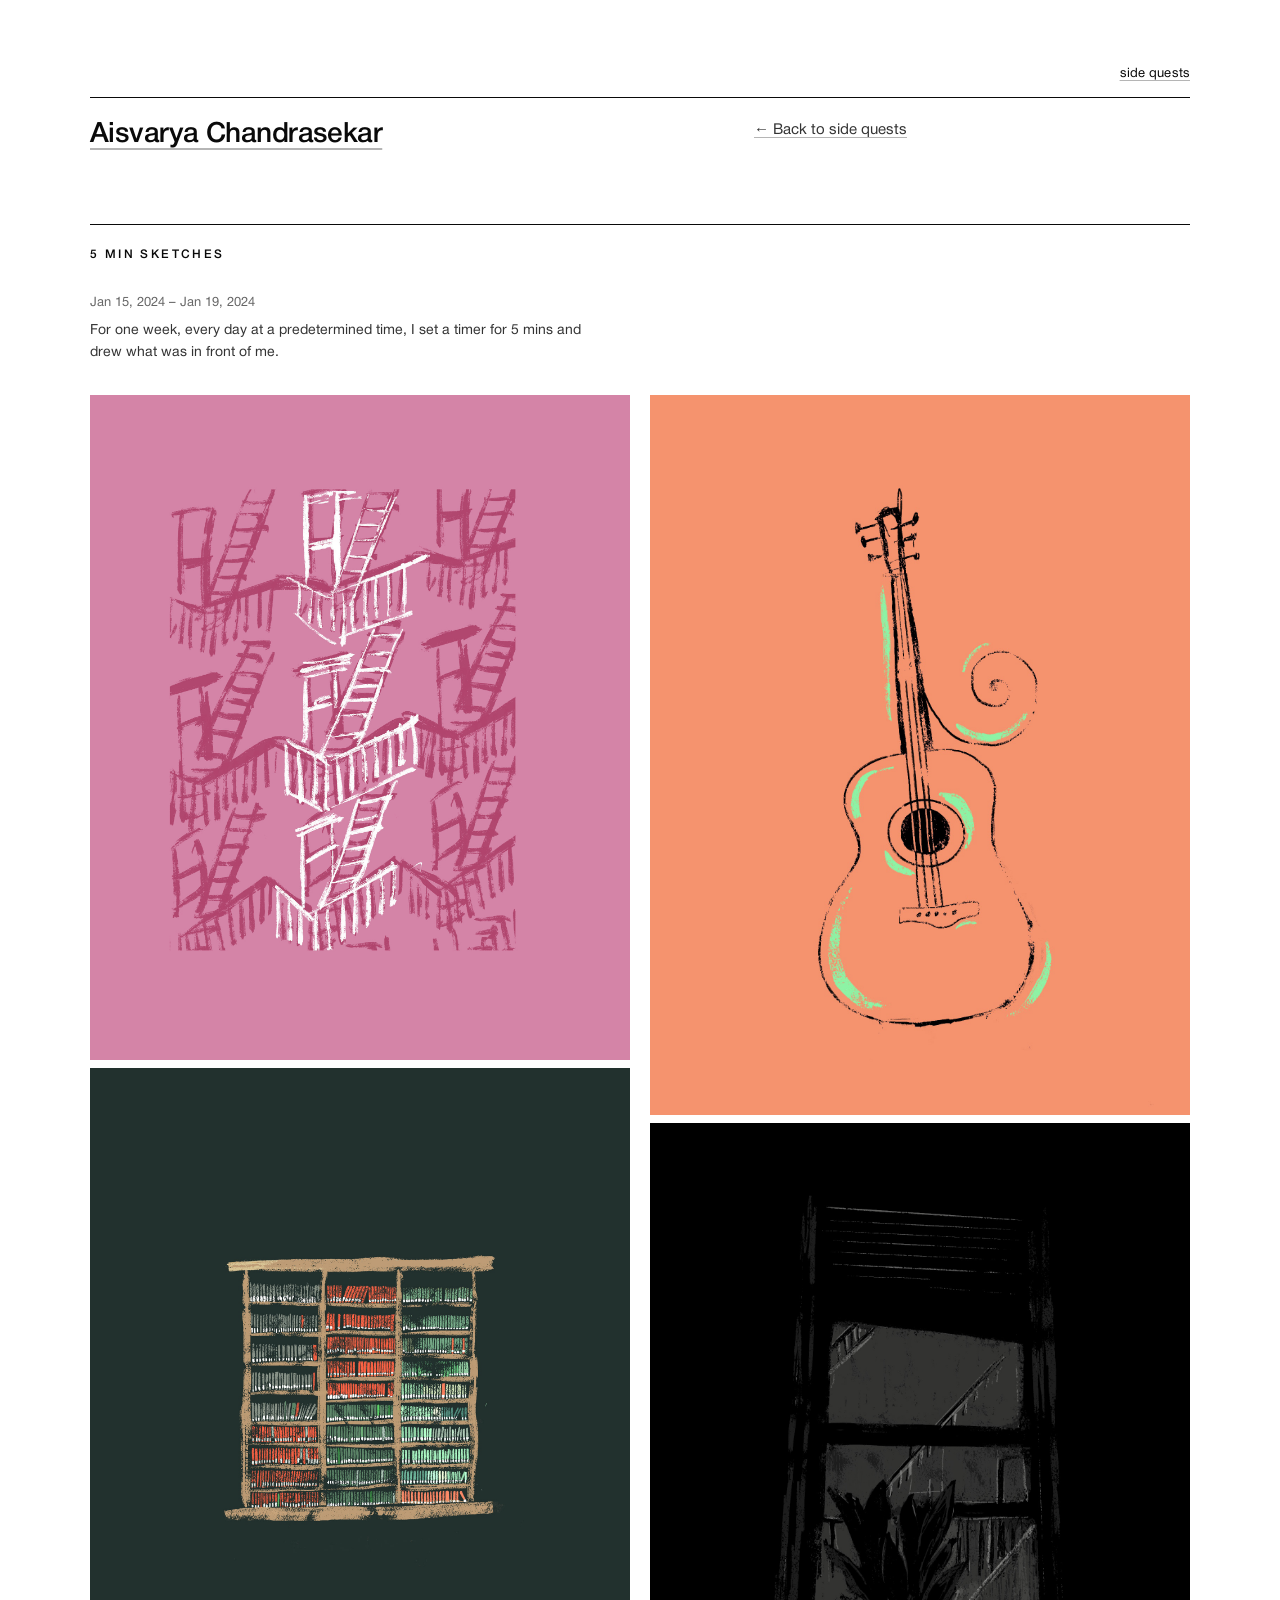
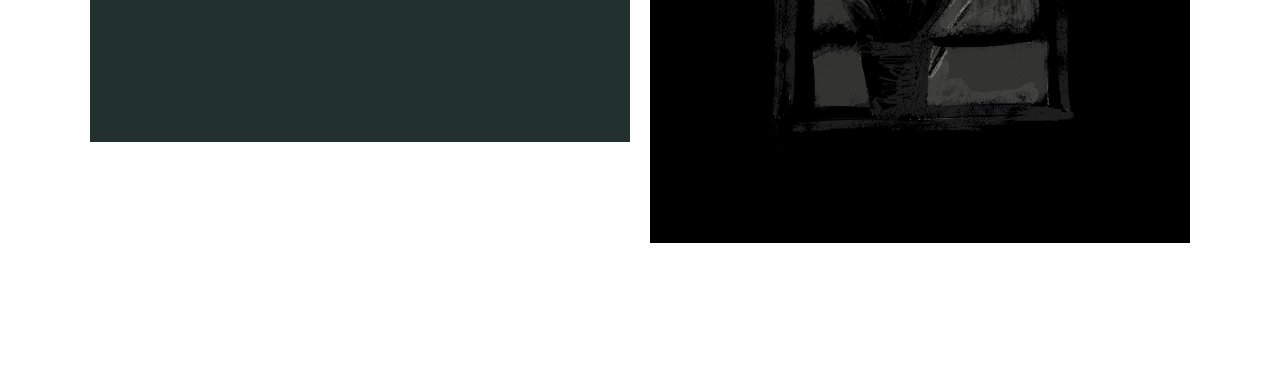
<file: sketches.html>
<!DOCTYPE html>
<html lang="en">
<head>
  <meta charset="UTF-8">
  <meta name="viewport" content="width=device-width, initial-scale=1.0">
  <title>5 min sketches — Aisvarya Chandrasekar</title>
  <meta name="description" content="Five-minute daily sketching exercises. Jan 15–19, 2024.">
  <link rel="stylesheet" href="styles.css?v=link-style-5">
</head>
<body>
  <div class="page">
    <header class="header">
      <nav class="nav">
        <a href="playground.html">side quests</a>
      </nav>
      <div class="header-inner">
        <h1 class="name"><a href="index.html">Aisvarya Chandrasekar</a></h1>
        <p class="header-blurb"><a href="playground.html">← Back to side quests</a></p>
      </div>
    </header>

    <main class="main">
      <section class="section greece-page">
        <header class="section-header">
          <h2 class="section-title">5 min sketches</h2>
        </header>
        <p class="playground-gallery-meta">Jan 15, 2024 – Jan 19, 2024</p>
        <p class="playground-gallery-desc">For one week, every day at a predetermined time, I set a timer for 5 mins and drew what was in front of me.</p>
        <div class="greece-gallery greece-gallery--single">
          <div class="greece-gallery-col">
            <div class="greece-gallery-item"><img src="assets/playground/5minsketches/1.jpg" alt="5 min sketch"></div>
            <div class="greece-gallery-item"><img src="assets/playground/5minsketches/2.jpg" alt="5 min sketch"></div>
          </div>
          <div class="greece-gallery-col">
            <div class="greece-gallery-item"><img src="assets/playground/5minsketches/3.png" alt="5 min sketch"></div>
            <div class="greece-gallery-item"><img src="assets/playground/5minsketches/4.png" alt="5 min sketch"></div>
          </div>
        </div>
      </section>
    </main>
  </div>
</body>
</html>
</file>
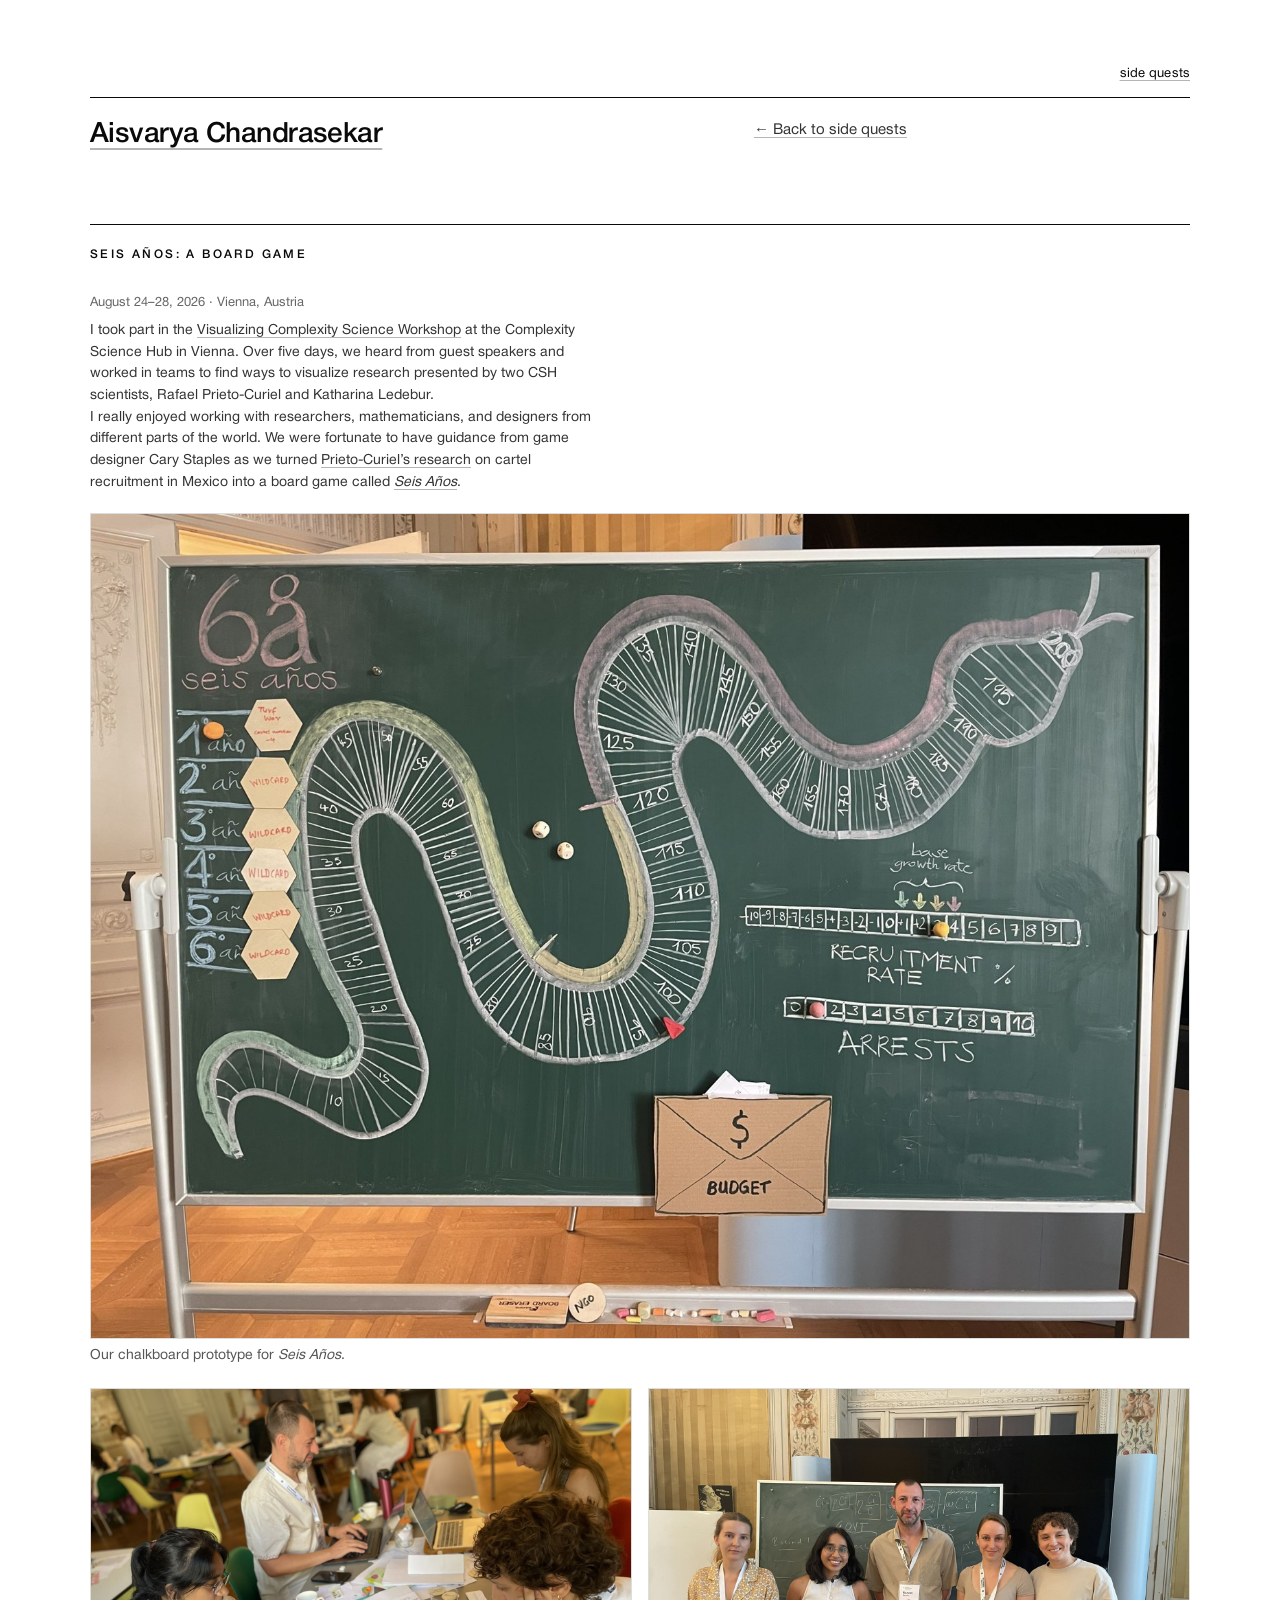
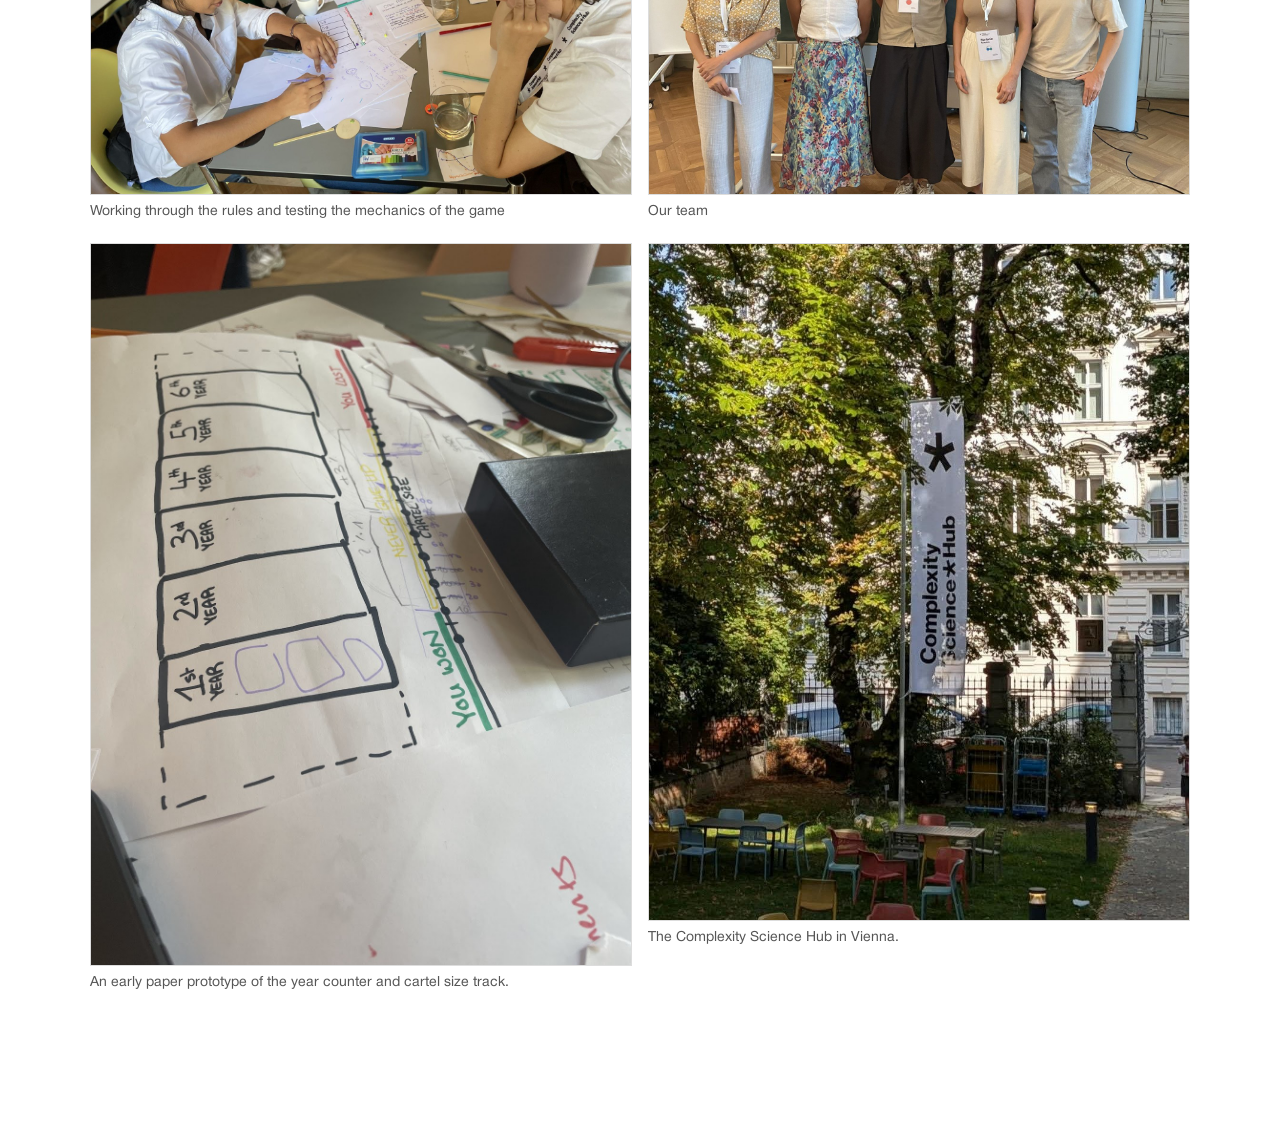
<file: visualizing-complexity.html>
<!DOCTYPE html>
<html lang="en">
<head>
  <meta charset="UTF-8">
  <meta name="viewport" content="width=device-width, initial-scale=1.0">
  <title>Seis Años: a board game — Aisvarya Chandrasekar</title>
  <meta name="description" content="How our team turned research on cartel recruitment into a board game at the Complexity Science Hub in Vienna.">
  <link rel="stylesheet" href="styles.css?v=link-style-5">
  <style>
    .workshop-photo { margin: 1.25rem 0 0; }
    .workshop-photo img { display: block; width: 100%; height: auto; border: 1px solid #ddd; }
    .workshop-photo figcaption { margin-top: .35rem; font-size: .875rem; color: #555; }
    .workshop-gallery { display: grid; grid-template-columns: repeat(2, minmax(0, 1fr)); gap: 0 1rem; }
    @media (max-width: 600px) { .workshop-gallery { grid-template-columns: 1fr; } }
  </style>
</head>
<body>
  <div class="page">
    <header class="header">
      <nav class="nav"><a href="playground.html">side quests</a></nav>
      <div class="header-inner">
        <h1 class="name"><a href="index.html">Aisvarya Chandrasekar</a></h1>
        <p class="header-blurb"><a href="playground.html">← Back to side quests</a></p>
      </div>
    </header>
    <main class="main">
      <section class="section">
        <header class="section-header">
          <h2 class="section-title">Seis Años: a board game</h2>
        </header>
        <p class="playground-gallery-meta">August 24–28, 2026 · Vienna, Austria</p>
        <p class="playground-gallery-desc">I took part in the <a href="https://vis.csh.ac.at/vis-workshop-2026/">Visualizing Complexity Science Workshop</a> at the Complexity Science Hub in Vienna. Over five days, we heard from guest speakers and worked in teams to find ways to visualize research presented by two CSH scientists, Rafael Prieto-Curiel and Katharina Ledebur.</p>
        <p class="playground-gallery-desc">I really enjoyed working with researchers, mathematicians, and designers from different parts of the world. We were fortunate to have guidance from game designer Cary Staples as we turned <a href="https://doi.org/10.1126/science.adh2888">Prieto-Curiel’s research</a> on cartel recruitment in Mexico into a board game called <a href="assets/playground/complexity/seis-anos-presentation.pdf"><em>Seis Años</em></a>.</p>
        <figure class="workshop-photo">
          <img src="assets/playground/complexity/board.jpg" alt="Chalkboard game with a winding cartel size track and separate markers for recruitment and arrests">
          <figcaption>Our chalkboard prototype for <em>Seis Años</em>.</figcaption>
        </figure>
        <div class="workshop-gallery">
          <figure class="workshop-photo">
            <img src="assets/playground/complexity/working.jpg" alt="Workshop teammates sketching and testing game mechanics around a table" loading="lazy">
            <figcaption>Working through the rules and testing the mechanics of the game</figcaption>
          </figure>
          <figure class="workshop-photo">
            <img src="assets/playground/complexity/team.jpg" alt="Five teammates standing in front of a chalkboard at the workshop" loading="lazy">
            <figcaption>Our team</figcaption>
          </figure>
          <figure class="workshop-photo">
            <img src="assets/playground/complexity/prototype.jpg" alt="Paper prototype with a six-year timeline and a track for cartel size" loading="lazy">
            <figcaption>An early paper prototype of the year counter and cartel size track.</figcaption>
          </figure>
          <figure class="workshop-photo">
            <img src="assets/playground/complexity/vienna.jpg" alt="Complexity Science Hub banner in the garden outside the workshop venue" loading="lazy">
            <figcaption>The Complexity Science Hub in Vienna.</figcaption>
          </figure>
        </div>
      </section>
    </main>
  </div>
</body>
</html>
</file>
<file: styles.css>
/* Reset */
button { text-align: center; }
*, *::before, *::after { box-sizing: border-box; }

/* Helvetica Neue – local font (view via http to see fonts; file:// may block them) */
@font-face {
  font-family: "Helvetica Neue";
  src: url("./fonts/HelveticaNeueRoman.otf") format("opentype");
  font-weight: 400;
  font-style: normal;
  font-display: swap;
}

@font-face {
  font-family: "Helvetica Neue";
  src: url("./fonts/HelveticaNeueBold.otf") format("opentype");
  font-weight: 700;
  font-style: normal;
  font-display: swap;
}

@font-face {
  font-family: "Helvetica Neue";
  src: url("./fonts/HelveticaNeueMedium.otf") format("opentype");
  font-weight: 500;
  font-style: normal;
  font-display: swap;
}

body {
  margin: 0;
  font-family: "Helvetica Neue", Helvetica, Arial, sans-serif;
  font-size: 16px;
  line-height: 1.65;
  color: #0a0a0a;
  background: #fff;
}

.play-page {
  background-color: #fff;
  background-image:
    linear-gradient(to right, rgba(10, 10, 10, 0.045) 1px, transparent 1px),
    linear-gradient(to bottom, rgba(10, 10, 10, 0.045) 1px, transparent 1px);
  background-size: 28px 28px;
  background-attachment: fixed;
  cursor: url("assets/cursor-crayon.svg?v=2") 5 27, auto;
}

.play-page a,
.play-page button,
.play-page [role="button"] {
  cursor: pointer;
}

.doodle-canvas {
  position: absolute;
  top: 0;
  left: 0;
  z-index: 0;
  pointer-events: none;
}

.play-page .page {
  position: relative;
  z-index: 1;
}

.play-page .header-inner,
.play-page .section-header {
  border-top: 0;
  padding-top: 0;
}

@media (max-width: 600px) {
  .play-page {
    background-size: 22px 22px;
  }
}

/* Simplify the Sketches background on small screens and touch devices */
@media (max-width: 800px), (hover: none), (pointer: coarse) {
  .doodle-canvas {
    display: none;
  }

  .play-page {
    background-image: none;
    cursor: auto;
  }

  .play-page a,
  .play-page button,
  .play-page [role="button"] {
    cursor: pointer;
  }
}

html, body {
  max-width: 100%;
  overflow-x: hidden;
}

img {
  max-width: 100%;
  height: auto;
}

iframe {
  max-width: 100%;
}

a {
  color: inherit;
  text-decoration: underline;
  text-underline-offset: 0.15em;
}

a:hover {
  color: #0a0a0a;
}

/* Page – minimal, generous space */
.page {
  min-height: 100vh;
  padding: 4rem 2rem 5rem;
}

.main {
  max-width: 1100px;
  margin: 0 auto;
}

/* Shared grid: label column | content column (bio + section descriptions align) */
:root {
  --grid-label: 40rem;
  --grid-gap: 1.5rem;
}

/* Header */
.header {
  max-width: 1100px;
  margin: 0 auto 4.5rem;
}

.header > .nav {
  margin-bottom: 0.75rem;
  text-align: right;
}

.header-inner {
  border-top: 1px solid #0a0a0a;
  padding-top: 1.25rem;
  display: grid;
  grid-template-columns: var(--grid-label) 1fr;
  align-items: start;
  gap: 0 var(--grid-gap);
}

.name {
  font-family: "Helvetica Neue", Helvetica, sans-serif;
  font-size: 1.75rem;
  font-weight: 500;
  margin: 0;
  color: #0a0a0a;
  line-height: 1.2;
  letter-spacing: -0.02em;
}

.name a {
  color: inherit;
  text-decoration: none;
}

.name a:hover {
  color: #333;
}

.header-blurb {
  font-size: clamp(0.8125rem, 0.875rem + 0.25vw, 0.9375rem);
  line-height: 1.6;
  margin: 0;
  max-width: min(38em, 100%);
  color: #333;
  overflow-wrap: break-word;
  hyphens: none;
}

.header-icons {
  margin-top: 0.5rem;
  display: flex;
  flex-wrap: wrap;
  gap: 0.6rem;
  grid-column: 2;
}

.header-icon {
  width: 2.5rem;
  height: 2.5rem;
  min-width: 2.5rem;
  min-height: 2.5rem;
  flex-shrink: 0;
  display: inline-flex;
  align-items: center;
  justify-content: center;
  border: 1px solid #e5e5e5;
  background: rgba(255, 255, 255, 0.9);
  color: #444;
  text-decoration: none;
}

.header-icon:hover {
  border-color: #0a0a0a;
  color: #0a0a0a;
}

.header-icon svg {
  width: 1.25rem;
  height: 1.25rem;
  flex-shrink: 0;
  fill: currentColor;
  display: block;
}

.header-icon img {
  width: 1.25rem;
  height: 1.25rem;
  max-width: 1.25rem;
  max-height: 1.25rem;
  object-fit: contain;
  display: block;
}

@media (max-width: 600px) {
  .header-icons {
    margin-top: 0.75rem;
  }

  .header-icon {
    width: 2.75rem;
    height: 2.75rem;
    min-width: 2.75rem;
    min-height: 2.75rem;
  }
}

.nav {
  font-size: 0.8125rem;
  margin: 0;
  color: #0a0a0a;
  letter-spacing: 0.01em;
}

.nav a {
  margin-right: 0;
  color: inherit;
  text-decoration: none;
}

.nav a + a {
  margin-left: 1.5rem;
}

.nav a:hover {
  color: #1a1a1a;
}

.sketches-link {
  position: relative;
  text-decoration: none !important;
  font-size: 0.9375rem;
  font-weight: 500;
  letter-spacing: 0;
}

.sketches-link::before {
  content: '';
  position: absolute;
  inset: -1px -3px;
  background: rgba(255, 210, 0, 0.45);
  transform: rotate(-0.8deg) skewX(-3deg);
  z-index: -1;
  pointer-events: none;
}

.nav a.nav-current {
  font-weight: 600;
  color: #0a0a0a;
}

/* Footer – minimal (Taha-style) */
.footer {
  max-width: 1100px;
  margin: 4rem auto 0;
  padding-top: 2rem;
}

.footer-rule {
  border: none;
  border-top: 1px solid #0a0a0a;
  margin: 0 0 1rem;
}

.footer-aside {
  font-size: clamp(1.375rem, 2vw, 1.75rem);
  font-weight: 500;
  margin: 0 0 0.75rem;
  line-height: 1.3;
}

.footer-aside-label {
  display: block;
  font-size: 0.8125rem;
  font-weight: 400;
  color: #888;
  margin-bottom: 0.35rem;
  letter-spacing: 0.02em;
}

.footer-aside a {
  display: inline-block;
  color: inherit;
  text-decoration: none;
  position: relative;
}

.footer-aside a::before {
  content: '';
  position: absolute;
  inset: -2px -5px;
  background: rgba(255, 210, 0, 0.7);
  transform: rotate(-0.5deg) skewX(-2deg);
  z-index: -1;
  pointer-events: none;
}

.footer-copy {
  font-size: 0.8125rem;
  color: #666;
  margin: 0;
}

.intro {
  font-size: 0.9375rem;
  line-height: 1.6;
  color: #555;
  margin: 0 0 0.5rem;
}

.intro a {
  font-weight: 500;
  color: #1a1a1a;
}

/* Sections – CJR-style subheads */
.section {
  margin-bottom: 3.5rem;
}

.section-header {
  border-top: 1px solid #0a0a0a;
  padding-top: 1.25rem;
  margin-bottom: 1.75rem;
  display: grid;
  grid-template-columns: var(--grid-label) 1fr;
  align-items: start;
  gap: 0 var(--grid-gap);
}

.section-header--kicker-tight {
  grid-template-columns: auto 1fr;
  gap: 0 0.75rem;
  align-items: baseline;
}

.section-header--kicker-tight .section-kicker {
  margin: 0;
  padding-top: 0;
}

.section-title {
  font-family: "Helvetica Neue", Helvetica, sans-serif;
  font-size: 0.75rem;
  font-weight: 500;
  text-transform: uppercase;
  letter-spacing: 0.2em;
  color: #0a0a0a;
  margin: 0;
}

.section-kicker {
  margin: 0;
  font-size: 0.875rem;
  color: #666;
}

.section-kicker a {
  color: inherit;
  text-decoration: none;
  border-bottom: 1px solid transparent;
}

.section-kicker a:hover {
  border-bottom-color: currentColor;
}

.section-desc {
  font-size: 0.9375rem;
  line-height: 1.55;
  color: #444;
  margin: 0;
  max-width: 36em;
  text-align: left;
}

/* Tablet / iPad: stack header so bio has full width (avoid 40rem column squeeze) */
@media (max-width: 900px) {
  .header-inner {
    display: flex;
    flex-direction: column;
    gap: 0;
  }

  .header-inner .name {
    order: 1;
  }

  .header-inner .header-blurb {
    order: 2;
    margin-top: 0.5rem;
    line-height: 1.65;
  }

  .header-inner .header-icons {
    order: 3;
    grid-column: unset;
  }

  .section-header {
    grid-template-columns: 1fr;
  }
}

@media (max-width: 600px) {
  .header .name {
    font-size: 1.5rem;
    word-wrap: break-word;
  }

  .page {
    padding: 2.5rem 1.25rem 3.5rem;
  }
}

/* Grid */
.grid {
  display: grid;
  grid-template-columns: repeat(3, 1fr);
  grid-auto-rows: 380px;
  gap: 2rem;
  contain: layout;
}

@media (max-width: 800px) {
  .grid {
    grid-template-columns: repeat(2, 1fr);
    gap: 1.25rem;
  }
}

@media (max-width: 500px) {
  .grid {
    grid-template-columns: 1fr;
    grid-auto-rows: auto;
  }
}

/* Reserve space for JS-injected content to reduce CLS */
#selected-work-grid {
  min-height: 820px;
  grid-auto-rows: auto;
}

@media (min-width: 801px) {
  #selected-work-grid {
    grid-template-columns: repeat(12, minmax(0, 1fr));
  }

  #selected-work-grid .grid-item {
    grid-column: span 4;
  }

  #selected-work-grid .grid-item--wide {
    grid-column: span 8;
  }
}

@media (max-width: 800px) {
  #selected-work-grid .grid-item--wide .grid-thumb {
    flex: none;
    aspect-ratio: 16 / 10;
  }
}

#selected-work-grid .grid-item:not(.grid-item--wide) .grid-thumb {
  flex: none;
  aspect-ratio: 16 / 10;
  margin-top: 0;
}

#selected-work-grid .grid-item:not(.grid-item--wide) .grid-thumb-placeholder {
  min-height: 0;
}

#bylines-card .grid-block {
  gap: 0.625rem;
  min-width: 0;
}

#bylines-title {
  font-size: 0.75rem;
  font-weight: 700;
  letter-spacing: 0.12em;
  text-transform: uppercase;
}

.bylines-scroll {
  max-height: 16rem;
  overflow-y: auto;
  scrollbar-gutter: stable;
  scrollbar-width: thin;
}

@media (min-width: 501px) {
  .bylines-scroll {
    flex: 1 0 16rem;
    max-height: none;
    contain: size;
  }
}

.bylines-list {
  list-style: none;
  margin: 0;
  padding: 0 0.625rem 0 0;
}

.bylines-list li {
  display: grid;
  gap: 0.25rem;
  padding: 0.625rem 0;
  border-top: 1px solid #e8e8e8;
}

.bylines-list a {
  color: inherit;
  font-size: 0.9375rem;
  line-height: 1.35;
  text-decoration: none;
  text-underline-offset: 0.18em;
}

.bylines-list a:hover,
.bylines-list a:focus-visible {
  text-decoration: underline;
}

.bylines-list time {
  color: #666;
  font-size: 0.6875rem;
  letter-spacing: 0.04em;
  text-transform: uppercase;
}

#interactives-grid {
  min-height: 200px;
}

#speaking-content {
  min-height: 280px;
}

@media (max-width: 800px) {
  #selected-work-grid {
    min-height: 820px;
  }
}

@media (max-width: 500px) {
  #selected-work-grid,
  #interactives-grid {
    min-height: 0;
  }

  #speaking-content {
    min-height: 200px;
  }
}

.section.interactives .grid {
  grid-auto-rows: minmax(160px, auto);
}

.section.interactives .grid-thumb {
  flex: none;
  aspect-ratio: 5 / 4;
  margin-top: 0;
}

.section.interactives .grid-thumb img[src$="/thumb-platform-timeline.jpg"] {
  object-fit: cover;
}

.section.interactives .grid-block-text {
  min-width: 0;
  overflow-wrap: break-word;
}

.section.interactives .grid-item-desc {
  overflow-wrap: break-word;
  hyphens: none;
}

/* Interactives: single column on narrow viewports (e.g. Surface Duo, small tablets) */
@media (max-width: 650px) {
  .section.interactives .grid {
    grid-template-columns: 1fr;
    grid-auto-rows: minmax(140px, auto);
  }
}

.grid-item {
  display: flex;
  color: inherit;
  text-decoration: none;
  transition: color 0.2s ease;
  min-height: 0;
  height: 100%;
}

/* Wide block: spans 2 columns, image left / text right */
.grid-item--wide {
  grid-column: span 2;
}

.grid-item--wide .grid-block {
  flex-direction: row;
  gap: 1.25rem;
}

.grid-item--wide .grid-thumb {
  flex: 0 0 42%;
  margin-top: 0;
  min-height: 0;
}

.grid-item--wide .grid-block-text {
  flex: 1;
  min-width: 0;
  justify-content: center;
  align-items: flex-start;
  text-align: left;
}

@media (max-width: 800px) {
  .grid-item--wide {
    grid-column: span 1;
  }

  .grid-item--wide .grid-block {
    flex-direction: column;
  }

  .grid-item--wide .grid-thumb {
    flex: 1 1 auto;
  }
}

@media (max-width: 500px) {
  .grid-item--wide {
    grid-column: span 1;
  }

  .grid-item--wide .grid-block {
    flex-direction: column;
  }

  .grid-item--wide .grid-thumb {
    flex: 1 1 auto;
  }
}

/* Block – minimal, Taha-style: light border, no dark hover */
.grid-block {
  width: 100%;
  flex: 1;
  min-height: 0;
  display: flex;
  flex-direction: column;
  gap: 0.75rem;
  padding: 1.25rem;
  background: #fff;
  border: 1px solid #d5d5d5;
  transition: border-color 0.2s ease;
}

.grid-item:hover .grid-block {
  border-color: #0a0a0a;
}

.grid-block-text {
  display: flex;
  flex-direction: column;
  gap: 0.25rem;
  min-width: 0;
}

.grid-item-title {
  font-size: 1.0625rem;
  font-weight: 500;
  line-height: 1.4;
  margin: 0;
  color: #0a0a0a;
  transition: color 0.2s ease;
}

.grid-item-title a {
  color: inherit;
  text-decoration: none;
  border-bottom: 1px solid transparent;
  transition: border-color 0.2s ease;
}

.grid-item-title a:hover {
  border-bottom-color: currentColor;
}

.grid-item:hover .grid-item-title {
  color: #0a0a0a;
}

.grid-item-desc {
  font-size: 0.875rem;
  font-weight: 400;
  line-height: 1.55;
  margin: 0;
  color: #333;
  transition: color 0.2s ease;
}

.grid-item-date {
  font-size: 0.75rem;
  color: #666;
  margin: 0;
}

.grid-item-date:empty {
  display: none;
}

.grid-item-more {
  font-size: 0.875rem;
  font-weight: 400;
  line-height: 1.6;
  margin: 0.5rem 0 0;
  color: #333;
  transition: color 0.2s ease;
}

.grid-item-more--mobile {
  display: none;
}

@media (max-width: 800px) {
  .grid-item-more--desktop {
    display: none;
  }

  .grid-item-more--mobile {
    display: block;
  }
}

.grid-item:hover .grid-item-more {
  color: #333;
}

.grid-item:hover .grid-item-desc {
  color: #333;
}

/* Thumb */
.grid-thumb {
  width: 100%;
  flex: 1;
  min-height: 0;
  margin-top: -0.35rem;
  overflow: hidden;
  background: transparent;
  box-sizing: border-box;
}

.grid-thumb img {
  width: 100%;
  height: 100%;
  object-fit: contain;
  display: block;
}

.grid-thumb-placeholder {
  width: 100%;
  height: 100%;
  min-height: 100px;
  background: transparent;
  display: flex;
  align-items: center;
  justify-content: center;
}

.grid-thumb-placeholder::before {
  content: 'Image';
  font-size: 0.75rem;
  color: #999;
}

/* Bike trail card: GIF on top half only, dark overlay, text at bottom */
.grid-item--bike .grid-block {
  position: relative;
  flex-direction: column;
  justify-content: flex-end;
  overflow: hidden;
}

.grid-item--bike .grid-block::before {
  content: '';
  position: absolute;
  top: 0;
  left: 0;
  right: 0;
  height: 65%;
  background-image: url("assets/Ezgif GIF Maker.gif");
  background-size: cover;
  background-position: center top;
  background-repeat: no-repeat;
  z-index: 0;
}

.grid-item--bike .grid-block::after {
  content: '';
  position: absolute;
  inset: 0;
  background: linear-gradient(
    to bottom,
    rgba(0, 0, 0, 0.5) 0%,
    rgba(0, 0, 0, 0.75) 40%,
    rgba(0, 0, 0, 0.95) 70%,
    rgba(0, 0, 0, 1) 100%
  );
  pointer-events: none;
  z-index: 0.5;
}

.grid-item--bike .grid-thumb--gif {
  display: none;
}

.grid-item--bike .grid-block-text {
  position: relative;
  z-index: 1;
  background: linear-gradient(to top, rgba(0,0,0,0.9) 0%, rgba(0,0,0,0.4) 60%, transparent 100%);
  padding: 1.25rem 1.25rem 1.5rem;
  margin: 0 -1.25rem -1.25rem;
}

.grid-item--bike .grid-item-title,
.grid-item--bike .grid-item-desc {
  color: #fff;
}

.grid-item--bike:hover .grid-item-title,
.grid-item--bike:hover .grid-item-desc {
  color: #fff;
}

.grid-item--bike .grid-item-tags .tag {
  background: rgba(255,255,255,0.25);
  color: #fff;
  border-color: rgba(255,255,255,0.5);
}

.grid-item--bike:hover .grid-block {
  border-color: #e5e5e5;
}

/* Tags */
.grid-item-tags {
  margin: 0.35rem 0 0;
  display: flex;
  flex-wrap: wrap;
  gap: 0.3rem;
  font-size: 0.7rem;
}

.grid-item-tags .tag {
  display: inline-grid;
  place-items: center;
  text-align: center;
  line-height: 1.4;
  padding: calc(0.15em + 1px) 0.4em 0.15em;
  background: transparent;
  color: #666;
  border: 1px solid #ddd;
  border-radius: 0;
  font-size: 0.6875rem;
  letter-spacing: 0.02em;
  transition: border-color 0.2s ease, color 0.2s ease;
}

.grid-item:hover .grid-item-tags .tag {
  border-color: #999;
  color: #0a0a0a;
}

/* Card grid (legacy) */
.card-grid {
  display: grid;
  grid-template-columns: repeat(3, 1fr);
  gap: 1.5rem;
}

@media (max-width: 800px) {
  .card-grid {
    grid-template-columns: repeat(2, 1fr);
    gap: 1.25rem;
  }
}

@media (max-width: 500px) {
  .card-grid {
    grid-template-columns: 1fr;
  }
}

/* Card: thumbnail + title + meta */
.card {
  margin: 0;
  min-height: 320px;
}

.card-link {
  display: flex;
  flex-direction: column;
  height: 100%;
  padding: 20px 20px 0 20px;
  background: #fff;
  border: 1px solid #e0e0e0;
  border-radius: 0;
  color: #1a1a1a;
  transition: border-color 0.15s ease, box-shadow 0.15s ease;
}

.card-link:hover {
  border-color: #bbb;
  box-shadow: 0 2px 16px rgba(0, 0, 0, 0.08);
}

.card-link--more {
  background: #fff;
  border: 1px solid #e0e0e0;
}

.card-link--more:hover {
  border-color: #1a1a1a;
  box-shadow: 0 2px 16px rgba(0, 0, 0, 0.08);
}

.card-spacer {
  flex: 0 0 0.5rem;
  min-height: 0;
}

.card-header {
  padding: 0.75rem 1.25rem 0;
}

.card-org {
  font-size: 0.65rem;
  font-weight: 700;
  text-transform: uppercase;
  letter-spacing: 0.08em;
  color: #666;
  margin: 0 0 0.3rem;
}

.card-title {
  font-family: "Helvetica Neue", Helvetica, sans-serif;
  font-size: 1.3rem;
  font-weight: 700;
  line-height: 1.35;
  margin: 0;
  color: #1a1a1a;
  letter-spacing: -0.01em;
}

.card-thumb {
  width: 100%;
  aspect-ratio: 16 / 10;
  min-height: 240px;
  flex: 1 1 auto;
  padding: 1rem 1rem 0 1rem;
  box-sizing: border-box;
  display: flex;
  align-items: stretch;
  justify-content: stretch;
}

.card-thumb img {
  width: 100%;
  height: 100%;
  object-fit: contain;
  display: block;
}

.card-thumb-placeholder {
  width: 100%;
  flex: 1;
  min-height: 0;
  background-color: #e8e6e3;
  background-image:
    linear-gradient(rgba(0, 0, 0, 0.04) 1px, transparent 1px),
    linear-gradient(90deg, rgba(0, 0, 0, 0.04) 1px, transparent 1px);
  background-size: 12px 12px;
  display: flex;
  align-items: center;
  justify-content: center;
}

.card-thumb-placeholder::before {
  content: 'Image';
  font-size: 0.75rem;
  font-weight: 600;
  text-transform: uppercase;
  letter-spacing: 0.08em;
  color: #999;
}

.card-thumb--bg {
  background-size: cover;
  background-position: center;
  background-repeat: no-repeat;
}

/* Full-block background with grey overlay (bike trail GIF) */
.card-link--fullbg {
  position: relative;
  background-size: cover;
  background-position: center;
  background-repeat: no-repeat;
}

.card-link--fullbg::before {
  content: '';
  position: absolute;
  inset: 0;
  background: rgba(0, 0, 0, 0.7);
  z-index: 0;
}

.card-link--fullbg .card-header,
.card-link--fullbg .card-footer {
  position: relative;
  z-index: 1;
}

.card-link--fullbg .card-org {
  color: rgba(255, 255, 255, 0.85);
}

.card-link--fullbg .card-title {
  color: #fff;
}

.card-link--fullbg .card-description {
  color: rgba(255, 255, 255, 0.9);
}

.card-fullbg-spacer {
  flex: 1;
  min-height: 0;
}

.card-footer {
  padding: 0.4rem 1.25rem 0.75rem;
}

.card-description {
  font-size: 0.9375rem;
  line-height: 1.55;
  color: #444;
  margin: 0 0 0.5rem;
}

.card-link .card-description {
  color: #444;
}

/* Presentations list */
.list {
  list-style: none;
  padding: 0;
  margin: 0;
  font-size: 0.9375rem;
  line-height: 1.6;
  color: #1a1a1a;
}

.list li {
  margin-bottom: 0.75rem;
}

/* Speaking & presentations */
.talk-spotlight {
  display: grid;
  grid-template-columns: 9.5rem minmax(0, 1fr) minmax(0, 0.9fr);
  gap: 0.5rem;
  padding: 1.15rem 0;
  border-top: 1px solid #f0f0f0;
  margin-bottom: 1rem;
}

.talk-spotlight-video {
  width: 100%;
  max-width: 280px;
  justify-self: end;
}

.video-embed {
  position: relative;
  width: 100%;
  padding-bottom: 56.25%;
  background: #000;
  overflow: hidden;
}

.video-embed iframe {
  position: absolute;
  inset: 0;
  width: 100%;
  height: 100%;
}

.talk-list {
  list-style: none;
  padding: 0;
  margin: 0;
}

.talk-more-details {
  margin-top: 0.75rem;
  border-top: 1px solid #f0f0f0;
  padding-top: 0.75rem;
}

.talk-see-more {
  font-size: 0.875rem;
  font-weight: 500;
  color: #0a0a0a;
  cursor: pointer;
  list-style: none;
  display: inline-block;
  padding: 0.25rem 0;
}

.talk-see-more::-webkit-details-marker {
  display: none;
}

.talk-see-more:hover {
  color: #333;
}

.talk-more-details[open] .talk-see-more {
  display: none;
}

.talk-more-details[open] {
  border-top: none;
  padding-top: 0;
}

.talk-less-wrap {
  margin-top: 0.75rem;
  padding-top: 0.5rem;
  border-top: 1px solid #f0f0f0;
}

.talk-see-less {
  font-size: 0.875rem;
  font-weight: 500;
  color: #0a0a0a;
  cursor: pointer;
  background: none;
  border: none;
  padding: 0;
}

.talk-see-less:hover {
  color: #333;
}

.talk-more {
  margin-top: 0.5rem;
}

.talk-item {
  display: grid;
  grid-template-columns: 9.5rem minmax(0, 1fr);
  gap: 0.5rem;
  padding: 1.15rem 0;
  border-top: 1px solid #f0f0f0;
}

.talk-date-col {
  font-size: 0.8125rem;
  color: #999;
  line-height: 1.4;
  white-space: nowrap;
}

.talk-main {
  min-width: 0;
  max-width: 42rem;
}

.talk-org {
  font-weight: 600;
  color: #111;
  font-size: 0.875rem;
  margin: 0 0 0.15rem;
}

.talk-title {
  font-size: 1.0625rem;
  font-weight: 500;
  letter-spacing: -0.01em;
  line-height: 1.35;
  margin: 0 0 0.35rem;
}

.talk-title a {
  color: inherit;
  text-decoration: none;
  border-bottom: 1px solid transparent;
  transition: border-color 0.2s ease;
}

.talk-title a:hover {
  border-bottom-color: currentColor;
}

.talk-desc {
  margin: 0;
  color: #666;
  font-size: 0.875rem;
  line-height: 1.55;
  max-width: 48rem;
}

.talk-links {
  margin: 0.4rem 0 0;
  display: flex;
  flex-wrap: wrap;
  gap: 0.5rem;
}

.talk-link {
  display: inline-flex;
  align-items: center;
  justify-content: center;
  text-align: center;
  font-size: 0.8rem;
  font-weight: 500;
  padding: calc(0.25rem + 1px) 0.6rem 0.25rem;
  border-radius: 0;
  border: 1px solid #ddd;
  color: #444;
  text-decoration: none;
  transition: background 0.15s ease, border-color 0.15s ease, color 0.15s ease;
}

.talk-link:not(.talk-link--icon) {
  min-height: 2rem;
}

.talk-link--icon {
  padding: 0.25rem;
  width: 2rem;
  height: 2rem;
  display: inline-flex;
  align-items: center;
  justify-content: center;
}

.talk-link--icon svg {
  width: 1.05rem;
  height: 1.05rem;
  fill: currentColor;
  display: block;
}

.talk-link:hover {
  background: #f4f4f4;
  border-color: #ccc;
  color: #222;
}

@media (max-width: 700px) {
  .talk-spotlight {
    grid-template-columns: 1fr;
    gap: 0.75rem;
    padding: 0.85rem 0;
  }

  .talk-item {
    grid-template-columns: 1fr;
    gap: 0.5rem;
    padding: 0.85rem 0;
  }

  .talk-date-col {
    white-space: normal;
    font-size: 0.75rem;
    letter-spacing: 0.02em;
  }

  .talk-title {
    font-size: 1.0625rem;
  }

  .talk-spotlight-video {
    justify-self: start;
    max-width: 100%;
  }
}

@media (max-width: 500px) {
  .talk-links {
    gap: 0.35rem;
  }

  .talk-link {
    font-size: 0.75rem;
    padding: calc(0.2rem + 1px) 0.5rem 0.2rem;
  }
}

.list li:last-child {
  margin-bottom: 0;
}

.list-title {
  font-weight: 500;
}

.list a {
  font-weight: 500;
}

/* Playground – illustrations, photographs, hobbies, design */
.playground-intro {
  margin: 0 0 1.25rem;
  font-size: 0.9375rem;
  color: #666;
  max-width: 36em;
}

.playground-grid {
  display: grid;
  grid-template-columns: repeat(3, 1fr);
  gap: 1.5rem;
}

.playground-grid--compact {
  grid-template-columns: repeat(2, 1fr);
}

.playground-grid.playground-grid--golu {
  grid-template-columns: repeat(2, minmax(0, 1fr));
}

.playground-grid.playground-grid--misc {
  grid-template-columns: none;
  grid-auto-flow: column;
  grid-auto-columns: clamp(13rem, 26%, 18rem);
  overflow-x: auto;
  padding-bottom: 0.5rem;
  scroll-snap-type: x proximity;
}

.playground-grid--misc > .playground-card {
  scroll-snap-align: start;
}

.playground-card--embed {
  grid-column: 1 / -1;
  max-width: 100%;
}

.playground-embed {
  position: relative;
  width: 100%;
  padding-bottom: 70%;
  background: #1e1e1e;
  overflow: hidden;
  border-radius: 4px;
}

.playground-embed iframe {
  position: absolute;
  inset: 0;
  width: 100%;
  height: 100%;
  border: none;
}

/* Video modal: click card to play full video */
.video-modal {
  position: fixed;
  inset: 0;
  z-index: 1000;
  display: flex;
  align-items: center;
  justify-content: center;
  padding: 1rem;
}

.video-modal[hidden] {
  display: none !important;
}

.video-modal-backdrop {
  position: absolute;
  inset: 0;
  background: rgba(0, 0, 0, 0.85);
  cursor: pointer;
}

.video-modal-inner {
  position: relative;
  width: 100%;
  max-width: 900px;
  background: #000;
  border-radius: 4px;
  overflow: hidden;
  box-shadow: 0 20px 60px rgba(0, 0, 0, 0.5);
}

.video-modal-close {
  position: absolute;
  top: 0.5rem;
  right: 0.5rem;
  z-index: 2;
  width: 2.5rem;
  height: 2.5rem;
  border: none;
  border-radius: 4px;
  background: rgba(0, 0, 0, 0.6);
  color: #fff;
  font-size: 1.5rem;
  line-height: 1;
  cursor: pointer;
  padding: 0;
  display: flex;
  align-items: center;
  justify-content: center;
}

.video-modal-close:hover {
  background: rgba(0, 0, 0, 0.8);
}

.video-modal-inner video {
  width: 100%;
  height: auto;
  display: block;
}

#pollfinder-card {
  cursor: pointer;
}

.section--misc .playground-card-image {
  aspect-ratio: 16 / 10;
}

.section--misc .playground-card-body {
  padding: 0.75rem 1rem;
  gap: 0.1rem;
}

.section--misc .playground-card-title {
  font-size: 0.9375rem;
}

.section--misc .playground-card-desc {
  font-size: 0.75rem;
}

.section--misc .playground-card-body + .playground-card-body--secondary {
  margin-top: -0.65rem;
}

.playground-card {
  display: flex;
  flex-direction: column;
  background: #fff;
  border: 1px solid #e5e5e5;
  text-decoration: none;
  color: inherit;
  transition: border-color 0.2s ease;
  min-height: 0;
}

.playground-card:hover {
  border-color: #0a0a0a;
}

.playground-card--image {
  overflow: hidden;
}

.playground-card-image {
  width: 100%;
  aspect-ratio: 4 / 3;
  background: #f5f5f5;
  border-bottom: 1px solid #e5e5e5;
  overflow: hidden;
}

.playground-card-image img {
  width: 100%;
  height: 100%;
  object-fit: cover;
  display: block;
}

.playground-card-image video {
  width: 100%;
  height: 100%;
  object-fit: cover;
  display: block;
}

.playground-card-image--lower img {
  object-position: center 75%;
}

.playground-card-image--top img {
  object-position: center top;
}

.playground-card-link-wrap {
  display: block;
  color: inherit;
  text-decoration: none;
}

.playground-card-link-wrap,
.playground-card-link-wrap * {
  text-decoration: none;
}

.playground-card-link-wrap:hover .playground-card-title {
  color: #0a0a0a;
}

.playground-card-body {
  padding: 1rem 1.25rem;
  display: flex;
  flex-direction: column;
  gap: 0.25rem;
}

.playground-card-body--secondary {
  margin-top: -0.75rem;
  padding-top: 0;
  padding-bottom: 1rem;
}

.playground-card-title {
  font-size: 1rem;
  font-weight: 500;
  margin: 0;
  line-height: 1.35;
  color: #0a0a0a;
}

.playground-card:hover .playground-card-title {
  color: #0a0a0a;
}

.playground-card-title a {
  color: inherit;
  text-decoration: none;
  border-bottom: 1px solid transparent;
  transition: border-color 0.2s ease;
}

.playground-card-title a:hover {
  border-bottom-color: currentColor;
}

.playground-card-desc a {
  color: #0a0a0a;
  text-decoration: none;
  border-bottom: 1px solid transparent;
}

.playground-card-desc a:hover {
  color: #333;
  border-bottom-color: currentColor;
}

.playground-card-desc {
  font-size: 0.8125rem;
  color: #666;
  line-height: 1.5;
  margin: 0;
}

.playground-card-seemore {
  font-size: 0.8125rem;
  margin: 0.5rem 0 0;
  font-weight: 500;
}

.playground-card-seemore a {
  color: #0a0a0a;
  text-decoration: none;
  border-bottom: 1px solid transparent;
}

.playground-card-seemore a:hover {
  border-bottom-color: currentColor;
}

.playground-card--compact .playground-card-body {
  padding: 0.875rem 1rem;
}

.playground-card--compact .playground-card-title {
  font-size: 0.9375rem;
}

@media (max-width: 700px) {
  .playground-grid {
    grid-template-columns: repeat(2, 1fr);
    gap: 1rem;
  }

  .playground-grid--compact {
    grid-template-columns: 1fr;
  }
}

@media (max-width: 500px) {
  .playground-grid {
    grid-template-columns: 1fr;
  }
}

.playground-gallery-block {
  grid-column: 1 / -1;
  margin-top: 0.5rem;
}

.playground-gallery-title {
  font-size: 1rem;
  font-weight: 500;
  margin: 0 0 1rem;
  color: #0a0a0a;
}

.playground-gallery-grid {
  display: grid;
  grid-template-columns: repeat(5, 1fr);
  gap: 0.75rem;
  margin-bottom: 1rem;
}

.playground-gallery-grid img {
  width: 100%;
  height: auto;
  display: block;
  vertical-align: middle;
}

/* Playground – photographs horizontal carousel */
.photo-carousel {
  margin-top: 0.75rem;
  overflow-x: auto;
  padding-bottom: 0.25rem;
  scroll-behavior: smooth;
  scrollbar-width: thin;
  scrollbar-color: #c0c0c0 transparent;
}

.photo-carousel::-webkit-scrollbar {
  height: 6px;
}

.photo-carousel::-webkit-scrollbar-track {
  background: transparent;
}

.photo-carousel::-webkit-scrollbar-thumb {
  background: #c0c0c0;
  border-radius: 3px;
}

.photo-carousel::-webkit-scrollbar-thumb:hover {
  background: #a0a0a0;
}

.photo-carousel-track {
  display: inline-flex;
  gap: 1rem;
  min-width: 100%;
}

.photo-carousel-item {
  flex: 0 0 220px;
  height: 220px;
  border-radius: 6px;
  background: #f5f5f5;
  border: 1px solid #e5e5e5;
  overflow: hidden;
}

.photo-carousel-item img,
.photo-carousel-item video {
  width: 100%;
  height: 100%;
  object-fit: cover;
  object-position: center center;
  display: block;
}

.photo-carousel-item--top img {
  object-position: center 20%;
}

.playground-gallery-meta {
  font-size: 0.8125rem;
  color: #666;
  margin: 0 0 0.35rem;
}

/* Playground – Illustration and Design horizontal carousel */
.project-carousel {
  margin-top: 1rem;
  overflow-x: auto;
  padding-bottom: 0.5rem;
  scroll-behavior: smooth;
  scrollbar-width: thin;
  scrollbar-color: #c0c0c0 transparent;
}

.project-carousel::-webkit-scrollbar {
  height: 6px;
}

.project-carousel::-webkit-scrollbar-track {
  background: transparent;
}

.project-carousel::-webkit-scrollbar-thumb {
  background: #c0c0c0;
  border-radius: 3px;
}

.project-carousel::-webkit-scrollbar-thumb:hover {
  background: #a0a0a0;
}

.project-carousel-track {
  display: inline-flex;
  gap: 1.25rem;
  min-width: 100%;
}

.project-carousel-item {
  flex: 0 0 min(260px, 72vw);
}

/* Knitting timeline – horizontal, desc order (newest first) */
.knitting-timeline {
  margin-top: 1rem;
  overflow-x: auto;
  padding-bottom: 0.5rem;
  scroll-behavior: smooth;
  scrollbar-width: thin;
  scrollbar-color: #c0c0c0 transparent;
}

.knitting-timeline::-webkit-scrollbar {
  height: 6px;
}

.knitting-timeline::-webkit-scrollbar-track {
  background: transparent;
}

.knitting-timeline::-webkit-scrollbar-thumb {
  background: #c0c0c0;
  border-radius: 3px;
}

.knitting-timeline::-webkit-scrollbar-thumb:hover {
  background: #a0a0a0;
}

.knitting-timeline-track {
  display: inline-flex;
  gap: 3rem;
  min-width: 100%;
  isolation: isolate;
}

.knitting-timeline-item {
  position: relative;
  flex: 0 0 200px;
  display: flex;
  flex-direction: column;
}

.knitting-timeline-item + .knitting-timeline-item::before {
  content: "";
  position: absolute;
  z-index: -1;
  top: 80px;
  inset-inline-end: calc(100% - 8px);
  width: calc(3rem + 16px);
  height: 40px;
  background: url("assets/playground/knitting/yarn.svg?v=2") center / 100% 100% no-repeat;
}

.knitting-timeline-item:nth-child(3n)::before {
  background-image: url("assets/playground/knitting/yarn-wave.svg?v=2");
}

.knitting-timeline-item:nth-child(3n + 1)::before {
  transform: scaleY(-1);
}

.knitting-timeline-image {
  width: 100%;
  aspect-ratio: 1;
  background: #f5f5f5;
  border: 1px solid #e5e5e5;
  border-radius: 6px;
  overflow: hidden;
}

.knitting-timeline-image img {
  width: 100%;
  height: 100%;
  object-fit: cover;
  display: block;
}

.section-title--knitting {
  font-family: 'Caveat', "Helvetica Neue", Helvetica, Arial, sans-serif;
  font-size: 1.5rem;
  text-transform: none;
  letter-spacing: 0;
}

.knitting-timeline-caption {
  font-family: 'Caveat', "Helvetica Neue", Helvetica, Arial, sans-serif;
  font-size: 1rem;
  color: #333;
  line-height: 1.4;
  margin: 0.5rem 0 0;
  max-width: 100%;
}

.knitting-timeline-date {
  font-family: 'Caveat', "Helvetica Neue", Helvetica, Arial, sans-serif;
  font-size: 0.9rem;
  color: #666;
  margin: 0.35rem 0 0;
}

.playground-gallery-desc {
  font-size: 0.875rem;
  color: #333;
  line-height: 1.55;
  margin: 0;
  max-width: 36em;
}

.playground-gallery-desc a {
  color: #0a0a0a;
  text-decoration: underline;
}

.playground-gallery-desc a:hover {
  color: #333;
}

.playground-gallery-grid--page {
  margin-top: 1.5rem;
}

/* Chicago Transformation Collab page */
.ctc-gallery {
  display: grid;
  gap: 0.9rem;
  margin-top: 1rem;
}

.ctc-row {
  display: grid;
  gap: 0.9rem;
}

.ctc-row--1 {
  grid-template-columns: 1fr;
}

.ctc-row--2 {
  grid-template-columns: repeat(2, 1fr);
}

.ctc-row--3 {
  grid-template-columns: repeat(3, 1fr);
}

.ctc-gallery img {
  width: 100%;
  height: auto;
  display: block;
  border: 1px solid #e5e5e5;
  background: #fff;
}

@media (max-width: 700px) {
  .ctc-row--2,
  .ctc-row--3 {
    grid-template-columns: 1fr;
  }
}

/* Greece page – Notion-style gallery */
.greece-page .playground-gallery-desc {
  margin-bottom: 2rem;
}

.greece-page .playground-gallery-desc--spaced {
  margin-top: 2.5rem;
}

.greece-gallery {
  display: flex;
  flex-direction: row;
  gap: 1.25rem;
  margin-top: 0;
}

.greece-gallery-col {
  flex: 1;
  display: flex;
  flex-direction: column;
  gap: 0.5rem;
}

.greece-gallery--single .greece-gallery-col {
  max-width: 100%;
}

.greece-gallery-item img,
.greece-gallery-item video {
  width: 100%;
  height: auto;
  display: block;
  vertical-align: middle;
}

.golu-video-wrap {
  max-width: 480px;
  margin-left: auto;
  margin-right: auto;
}

.greece-gallery-item--small {
  align-self: flex-start;
  max-width: 55%;
}

.greece-gallery-item--small img {
  width: 100%;
}

/* Biodiversity gallery – row layout */
.bio-gallery {
  display: grid;
  grid-template-columns: 1fr 1fr;
  gap: 0.5rem 1.25rem;
  margin-top: 0;
}

.bio-gallery-item img {
  width: 100%;
  height: auto;
  display: block;
  vertical-align: middle;
}

.bio-gallery-item--full {
  grid-column: 1 / -1;
}

/* Golu 2023 – rows of three */
.golu-row {
  display: grid;
  grid-template-columns: repeat(3, 1fr);
  gap: 1rem;
  margin-top: 1rem;
}

.golu-row--two {
  grid-template-columns: repeat(2, 1fr);
}

@media (max-width: 600px) {
  .golu-row {
    grid-template-columns: 1fr;
  }

  .golu-row--two {
    grid-template-columns: 1fr;
  }
}

@media (max-width: 600px) {
  .bio-gallery {
    grid-template-columns: 1fr;
  }

  .greece-gallery {
    flex-direction: column;
    gap: 1rem;
  }
}

@media (max-width: 700px) {
  .playground-gallery-grid {
    grid-template-columns: repeat(3, 1fr);
  }
}

@media (max-width: 500px) {
  .playground-gallery-grid {
    grid-template-columns: repeat(2, 1fr);
  }
}

[data-photo-gallery] {
  grid-template-columns: repeat(6, minmax(0, 1fr));
  align-items: start;
}

[data-photo-gallery] > .greece-gallery-item {
  grid-column: span var(--photo-span, 2);
  min-width: 0;
}

[data-photo-gallery].golu-row--two > .greece-gallery-item {
  grid-column: span var(--photo-span, 3);
}

.photo-layout-controls {
  display: flex;
  justify-content: space-between;
  gap: 0.25rem;
  flex-wrap: wrap;
  margin-top: 0.35rem;
}

.photo-layout-controls[hidden] {
  display: none;
}

.photo-layout-controls button {
  touch-action: none;
}

.photo-layout-editing img {
  cursor: grab;
  touch-action: none;
}

.photo-layout-editing img:active {
  cursor: grabbing;
}

.photo-resize {
  cursor: ew-resize;
}

@media (max-width: 600px) {
  [data-photo-gallery] > .greece-gallery-item,
  [data-photo-gallery].golu-row--two > .greece-gallery-item {
    grid-column: span var(--photo-span, 6);
  }
}

.golu-project #golu-edit {
  margin-top: 0.75rem;
  padding: 0.45rem 0.75rem;
  border: 1px solid #c6b5af;
  background: #fff;
  font: inherit;
  cursor: pointer;
}

.golu-project .playground-gallery-desc--spaced {
  border-top: 1px solid #d5d5d5;
  padding-top: 0.75rem;
  margin: 1.25rem 0 0;
}

.golu-finished {
  display: grid;
  grid-template-columns: repeat(6, minmax(0, 1fr));
  align-items: start;
  gap: 1rem;
  margin-top: 1rem;
}

.golu-finished [data-photo-gallery] {
  display: contents;
}

.golu-finished .golu-row--two[data-photo-gallery] > .greece-gallery-item {
  grid-column: span var(--photo-span, 3);
}

.golu-project-video {
  grid-area: 1 / 4 / auto / span 3;
  min-width: 0;
  margin: 0;
}

.golu-project-video video {
  display: block;
  width: 100%;
  aspect-ratio: 1;
  background: #161313;
}

.golu-project-captioned {
  margin: 0;
}

.golu-project-video figcaption,
.golu-project-captioned figcaption {
  margin-top: 0.5rem;
  font-size: 0.875rem;
  color: #555;
}

.golu-project .golu-row {
  gap: 1rem;
}

.golu-project .greece-gallery-item img,
.golu-project-video video {
  box-sizing: border-box;
  border: 1px solid #c6b5af;
  object-fit: cover;
}

.golu-project .golu-row--two[data-photo-gallery] img {
  aspect-ratio: 1;
}

.golu-project [data-photo-gallery="progress-v2"] img {
  aspect-ratio: 4 / 3;
}

.golu-project .golu-row--two[data-photo-gallery] .golu-photo-wide img {
  aspect-ratio: auto;
}

.misc-scroll {
  --arrow-width: 1.625rem;
  --arrow-gap: 0.375rem;
  position: relative;
  display: grid;
  grid-template-columns: minmax(0, 1fr);
}

.misc-arrow {
  display: grid;
  place-items: center;
  min-height: 2.75rem;
  padding: 0;
  border: 0;
  background: transparent;
  color: inherit;
  cursor: pointer;
}

.misc-arrow svg {
  fill: none;
  stroke: currentColor;
  stroke-width: 1.8;
  stroke-linecap: round;
  stroke-linejoin: round;
}

.misc-arrow {
  position: absolute;
  top: 50%;
  transform: translateY(-50%);
  width: var(--arrow-width);
  z-index: 1;
}

.misc-arrow svg {
  max-width: 100%;
}

.misc-arrow--prev {
  right: calc(100% + var(--arrow-gap));
}

.misc-arrow--next {
  left: calc(100% + var(--arrow-gap));
}

.misc-arrow--prev svg {
  transform: scaleX(-1);
}

.misc-arrow:disabled {
  visibility: hidden;
}


@media (max-width: 600px) {
  .misc-scroll {
    --arrow-width: 1rem;
    --arrow-gap: 0.25rem;
  }
}

.knitting-scroll .misc-arrow {
  top: calc(1rem + 100px);
  width: calc(var(--arrow-width) + var(--arrow-gap));
  color: #843d53;
}

.knitting-scroll .misc-arrow--prev {
  right: 100%;
}

.knitting-scroll .misc-arrow--next {
  left: 100%;
}

.knitting-scroll .misc-arrow svg {
  width: 100%;
}

.play-page .header > .nav {
  text-align: left;
}

.play-page .header-inner {
  display: flex;
  flex-flow: row wrap;
  align-items: center;
  gap: .75rem 1rem;
}

.play-page .header-icons {
  margin-top: 0;
}

.sketch-marginalia {
  display: none;
}

@media (min-width: 1400px) {
  .play-page .main {
    position: relative;
  }

  .play-page .header,
  .play-page .main {
    max-width: min(1100px, calc(100vw - 640px));
  }

  .sketch-marginalia {
    display: block;
    position: absolute;
    inset: clamp(10rem, 35vh, 22rem) 0 0;
    pointer-events: none;
  }

  .sketch-marginalia > * {
    margin: 0;
    position: absolute;
    width: clamp(248px, calc((100vw - 1100px) / 2 - 72px), 450px);
    height: 15%;
  }

  .sketch-marginalia img {
    object-fit: contain;
    object-position: center top;
    opacity: .9;
    mix-blend-mode: multiply;
  }

  .sketch-marginalia img[src*="/camera.png"] {
    opacity: 1;
    filter: brightness(0);
  }

  .sketch-marginalia figure {
    display: flex;
    flex-direction: column;
    align-items: center;
    gap: .35rem;
  }

  .sketch-marginalia figure img {
    min-height: 0;
    width: 100%;
    object-position: center bottom;
  }

  .sketch-marginalia figcaption {
    max-width: 24ch;
    font: 500 1.0625rem/1.2 Caveat, cursive;
    text-align: center;
    pointer-events: auto;
  }

  .sketch-marginalia .doodle-guitar {
    flex-direction: row;
  }

  .doodle-guitar img {
    max-width: 54%;
    max-height: 100%;
  }

  .doodle-guitar figcaption {
    flex: 1;
    text-align: left;
    rotate: 7deg;
  }

  .doodle-bookshelf figcaption {
    margin-top: -30%;
    font-size: .875rem;
    transform: translateY(-1.75rem);
    rotate: -4deg;
  }

  .doodle-kolam figcaption {
    position: relative;
    align-self: end;
    text-align: right;
    font-size: 1rem;
    rotate: -8deg;
  }

  .kolam-caption-arrow {
    position: absolute;
    right: .35rem;
    bottom: 100%;
    width: 2.75rem;
    height: auto;
    pointer-events: none;
  }

  .doodle-camera figcaption {
    position: absolute;
    top: 0;
    right: 5%;
    width: 7.2rem;
    font-size: .875rem;
    rotate: 2deg;
  }

  .doodle-camera figcaption svg {
    display: block;
    width: 100%;
  }

  .sketch-marginalia figcaption a {
    color: inherit;
    text-decoration: underline;
  }

  .sketch-marginalia > :nth-child(1),
  .sketch-marginalia > :nth-child(2),
  .sketch-marginalia > :nth-child(4),
  .sketch-marginalia > :nth-child(7),
  .sketch-marginalia > :nth-child(9),
  .sketch-marginalia > :nth-child(11) { right: calc(100% + 54px); }

  .sketch-marginalia > :nth-child(3),
  .sketch-marginalia > :nth-child(5),
  .sketch-marginalia > :nth-child(6),
  .sketch-marginalia > :nth-child(8),
  .sketch-marginalia > :nth-child(10) { left: calc(100% + 54px); }

  .sketch-marginalia > :nth-child(1) { top: 18%; transform: rotate(-5deg); }
  .sketch-marginalia > :nth-child(2) { top: 1%; transform: rotate(3deg); }
  .sketch-marginalia > :nth-child(3) {
    top: 3%;
    left: calc(100% + 24px);
    width: min(550px, max(288px, calc((100vw - 1100px) / 2 - 32px)));
    height: 20%;
    object-view-box: inset(0 30% 0 0);
    transform: rotate(-4deg);
  }
  .sketch-marginalia > .doodle-guitar { top: 51%; transform: rotate(-3deg); }
  .sketch-marginalia > :nth-child(5) { top: 42%; transform: rotate(5deg); }
  .sketch-marginalia > :nth-child(6) { top: 84%; transform: rotate(-3deg); }
  .sketch-marginalia > :nth-child(7) { top: 73%; transform: rotate(4deg); }
  .sketch-marginalia > .doodle-kolam { top: 25%; transform: rotate(4deg); }
  .sketch-marginalia > :nth-child(9) { top: 35%; transform: rotate(-5deg); }
  .sketch-marginalia > .doodle-window { top: 69%; transform: rotate(3deg); }
  .sketch-marginalia > :nth-child(11) { top: 89%; height: 11%; transform: rotate(-4deg); }
}

/* Shared home grid: labels and images | reading column. */
.home-page {
  --home-accent: #244f91;
  --home-rule: #f0f0f0;
  --home-muted: #626262;
  --home-column: 12rem;
  --home-gutter: 2rem;
  --home-columns: var(--home-column) minmax(0, 1fr);
}
.home-page .page { padding: 3rem 2rem; }
.home-page :is(.header, .main, .footer) { max-width: 48rem; margin-left: auto; margin-right: auto; }
.home-page .header { margin-bottom: 3rem; }
.home-page .header-inner,
.home-page .section-header {
  display: grid;
  grid-template-columns: var(--home-columns);
  gap: 1rem var(--home-gutter);
  align-items: start;
}
.home-page .header-inner { padding-top: 1.5rem; border-top-color: var(--home-rule); }
.home-page .header-blurb { max-width: none; font-size: 0.875rem; line-height: 1.55; }
.home-page .header-blurb p { margin: 0; }
.home-page .header-blurb p + p { margin-top: 1rem; }
.home-page .header-icons { grid-column: 2; margin-top: 0; }
.home-page .section { margin-bottom: 3rem; }
.home-page .section-header { padding-top: 1.5rem; margin-bottom: 0.5rem; border-top-color: #aaa; }
.home-page .series-intro { grid-column: 2; margin: 0; font-size: 0.875rem; line-height: 1.55; }
.home-page .header-blurb a,
.home-page .main a { text-decoration-color: var(--home-accent); text-underline-offset: 0.2em; }
.home-page #ai-research-grid {
  display: flex;
  flex-direction: column;
  gap: 0;
  min-height: 0;
}
.home-page #ai-research-grid .grid-item { width: 100%; margin: 0; }
.home-page #ai-research-grid .grid-block {
  display: grid;
  grid-template-columns: var(--home-columns);
  align-items: start;
  gap: var(--home-gutter);
  padding: 2rem 0;
  border: 0;
  border-top: 1px solid var(--home-rule);
  background: transparent;
}
.home-page #ai-research-grid .grid-thumb {
  grid-column: 1;
  grid-row: 1;
  width: 100%;
  max-width: none;
  aspect-ratio: 4 / 3;
  min-height: 0;
  margin: 0;
  flex: none;
}
.home-page #ai-research-grid .grid-thumb img {
  width: 100%;
  height: 100%;
  object-fit: contain;
  object-position: top left;
}
.home-page #ai-research-grid .grid-block-text {
  grid-column: 2;
  grid-row: 1;
  text-align: left;
  align-items: stretch;
  justify-content: flex-start;
  gap: 0.35rem;
}
.home-page #ai-research-grid .grid-item-title {
  margin: 0;
  font-size: 0.875rem;
  font-weight: 400;
  letter-spacing: 0;
  line-height: 1.5;
}
.home-page #ai-research-grid .grid-item-title a { text-decoration: none; border: 0; }
.home-page #ai-research-grid :is(.grid-item-desc, .grid-item-more) {
  margin: 0;
  font-size: 0.875rem;
  line-height: 1.55;
  color: #666;
}
.home-page #ai-research-grid .grid-item-desc:has(small) { font-size: 0.8125rem; color: #777; }
.home-page #ai-research-grid small { font-size: inherit; }
.home-page #ai-research-grid .grid-item-tags { margin: 0; }
.home-page :is(.talk-item, .talk-spotlight) {
  display: grid;
  grid-template-columns: var(--home-columns);
  gap: 1rem var(--home-gutter);
  align-items: start;
  padding: 1.15rem 0;
}
.home-page .talk-main { grid-column: 2; }
.home-page .talk-spotlight-video { grid-column: 2; max-width: 15rem; justify-self: start; }
.home-page .talk-see-more,
.home-page .talk-less-wrap { margin-left: calc(var(--home-column) + var(--home-gutter)); }
@media (max-width: 800px) {
  .home-page { --home-column: 11rem; --home-gutter: 1.5rem; }
}
@media (max-width: 600px) {
  .home-page { --home-column: 5rem; --home-gutter: 1rem; }
  .home-page .page { padding: 2rem 1.25rem; }
  .home-page .header-inner,
  .home-page .section-header { grid-template-columns: minmax(0, 1fr); gap: 1rem; }
  .home-page :is(.header-icons, .series-intro) { grid-column: 1; }
  .home-page .talk-date-col { grid-column: 1 / -1; }
  .home-page :is(.talk-item, .talk-spotlight) { grid-template-columns: minmax(0, 1fr); }
  .home-page :is(.talk-main, .talk-spotlight-video) { grid-column: 1; }
  .home-page :is(.talk-see-more, .talk-less-wrap) { margin-left: 0; }
}

@media (min-width: 1400px) {
  .home-page :is(.header, .main, .footer) {
    max-width: min(48rem, calc(100vw - 640px));
  }
}

.home-page .bike-trail-image {
  position: relative;
}

.home-page .header-icon {
  border: 0;
  background: transparent;
  width: 2rem;
  min-width: 2rem;
  height: 2rem;
  min-height: 2rem;
}
.home-page .header-icons { gap: 0.5rem; }
.home-page .header-blurb,
.home-page .series-intro { color: #333; }
.home-page .grid-item-title a:hover,
.home-page .talk-title a:hover { text-decoration: underline; }
.home-page a:focus-visible,
.home-page button:focus-visible,
.home-page summary:focus-visible {
  outline: 2px solid var(--home-accent);
  outline-offset: 4px;
}
.home-page .grid-item-date,
.home-page .talk-date-col { font-size: 0.8125rem; line-height: 1.4; color: #999; }
.home-page .grid-item-more summary { font-size: 0.8125rem; color: #777; }
.home-page :is(.talk-item, .talk-spotlight) { border-color: var(--home-rule); }
.home-page .footer-rule { border-color: var(--home-rule); }
.home-page .footer { padding-top: 0; }

.home-page .project-series-label {
  margin: 0 0 0.25rem;
  font-size: 0.75rem;
  font-weight: 400;
  letter-spacing: 0.06em;
  text-transform: uppercase;
  color: #777;
}
.home-page .related-studies {
  margin-top: 1rem;
  padding-top: 1rem;
  border-top: 1px solid var(--home-rule);
  font-size: 0.8125rem;
  line-height: 1.5;
}
.home-page .related-studies-label {
  margin: 0 0 0.875rem;
  font-size: 0.8125rem;
  font-weight: 500;
  color: #555;
}
.home-page .related-studies ul { list-style: none; padding: 0; margin: 0; }
.home-page .related-studies li {
  display: grid;
  grid-template-columns: 6.5rem minmax(0, 1fr);
  gap: 1rem;
  align-items: start;
}
.home-page .related-studies li + li { margin-top: 1rem; }
.home-page .related-study-status { color: #777; }
.home-page .related-study-main { display: grid; gap: 0.25rem; }
.home-page .related-studies a { color: #333; text-decoration-color: #bbb; }
.home-page :is(.related-study-date, .related-study-format) {
  font-size: 0.75rem;
  color: #777;
}
@media (max-width: 600px) {
  .home-page .related-studies li { grid-template-columns: minmax(0, 1fr); gap: 0.25rem; }
}

.home-page #ai-research-grid .grid-item-desc + .grid-item-desc {
  margin-top: 0.5rem;
}
.home-page #ai-research-grid .talk-links {
  margin-top: 0.75rem;
}

.home-page .research-series .section-header {
  row-gap: 0.375rem;
}
.home-page .series-credit {
  grid-column: 1 / -1;
  margin: 0;
  font-size: 0.8125rem;
  font-weight: 400;
  line-height: 1.5;
  color: #777;
}

.home-page #ai-research-grid .grid-item-tags + .grid-item-desc {
  margin-top: 0.5rem;
}

.home-page :is(.grid-item-date, .talk-date-col, .related-study-status, .related-study-date) {
  white-space: nowrap;
}

.home-page .additional-research {
  border-top: 1px solid var(--home-rule);
  padding-top: 1rem;
}
.home-page .additional-research summary {
  width: fit-content;
  margin-left: calc(var(--home-column) + var(--home-gutter));
  font-size: 0.875rem;
  font-weight: 500;
  cursor: pointer;
}
.home-page .additional-research .less-label { display: none; }
.home-page .additional-research[open] > summary { display: none; }
.home-page .additional-research[open] .less-label { display: inline; }
.home-page .additional-research ul { list-style: none; margin: 1rem 0 0; padding: 0; }
.home-page .additional-article {
  display: grid;
  grid-template-columns: var(--home-columns);
  gap: var(--home-gutter);
  align-items: baseline;
  padding: 1rem 0;
  border-top: 1px solid var(--home-rule);
}
.home-page .additional-article time {
  font-size: 0.8125rem;
  color: #777;
  white-space: nowrap;
}
.home-page .additional-article h3 {
  margin: 0;
  font-size: 0.875rem;
  font-weight: 400;
  line-height: 1.5;
}
.home-page .additional-article a { text-decoration: none; }
.home-page .additional-article a:hover { text-decoration: underline; }
@media (max-width: 600px) {
  .home-page .additional-research summary { margin-left: 0; }
  .home-page .additional-article { grid-template-columns: 1fr; gap: 0.25rem; }
}
.home-page .additional-research .sr-only {
  position: absolute;
  width: 1px;
  height: 1px;
  padding: 0;
  margin: -1px;
  overflow: hidden;
  clip-path: inset(50%);
  white-space: nowrap;
  border: 0;
}

.home-page .additional-research > summary {
  list-style: none;
}
.home-page .additional-research > summary::-webkit-details-marker {
  display: none;
}
.home-page .additional-research .talk-less-wrap {
  margin-top: 0.75rem;
}

.home-page .additional-research[open] {
  padding-top: 0;
}
.home-page .additional-research[open] > ul {
  margin-top: 0;
}
.home-page .additional-research .additional-article:first-child {
  border-top: 0;
}

/* Reporting projects retain the original bordered cards. */
.home-page #selected-work-grid {
  display: grid;
  grid-template-columns: repeat(2, minmax(0, 1fr));
  grid-auto-rows: auto;
  gap: 1.5rem;
  min-height: 0;
}
.home-page #selected-work-grid .grid-item {
  grid-column: auto;
}
.home-page #selected-work-grid .grid-block {
  padding: 1.25rem;
  gap: 1rem;
}
.home-page #selected-work-grid .grid-block-text {
  gap: 0.5rem;
}
.home-page #selected-work-grid .grid-item-title {
  font-size: 1rem;
  font-weight: 500;
}
.home-page #selected-work-grid .grid-item-desc + .grid-item-desc {
  margin-top: 0.5rem;
}
.home-page #selected-work-grid .grid-thumb img {
  width: 100%;
  height: 100%;
  object-fit: contain;
}
@media (max-width: 500px) {
  .home-page #selected-work-grid {
    grid-template-columns: minmax(0, 1fr);
  }
}

.home-page .additional-article {
  align-items: start;
  padding: 2rem 0;
}
.home-page .additional-article-image {
  display: block;
  aspect-ratio: 4 / 3;
}
.home-page .additional-article-image img {
  width: 100%;
  height: 100%;
  object-fit: contain;
  object-position: top left;
}
.home-page .additional-article-main {
  display: grid;
  gap: 0.5rem;
}
.home-page .additional-article-main p {
  margin: 0;
  font-size: 0.875rem;
  line-height: 1.55;
  color: #666;
}
.home-page .additional-research .talk-less-wrap .talk-see-more {
  margin-left: 0;
  text-decoration: none;
}
@media (max-width: 600px) {
  .home-page .additional-article {
    grid-template-columns: var(--home-columns);
    gap: var(--home-gutter);
  }
}

.home-page .related-study-coverage {
  margin: 0.25rem 0 0;
  font-size: 0.8125rem;
  line-height: 1.5;
  color: #777;
}

.home-page :is(.section-title--reporting, .section-title--speaking) {
  grid-column: 1 / -1;
  white-space: nowrap;
}

.home-page .research-series .series-intro {
  font-size: 0.8125rem;
  line-height: 1.55;
  color: #777;
}

/* A reading hierarchy for the AI research collection. */
.home-page .research-series .section-header {
  row-gap: 0.875rem;
  margin-bottom: 1.5rem;
}
.home-page .research-series .series-intro {
  grid-column: 1 / -1;
  max-width: none;
}
.home-page #ai-research-grid .grid-block {
  border-top: 0;
  padding: 1.75rem 0;
}
.home-page #ai-research-grid .grid-item--wide .grid-block {
  padding-top: 0.5rem;
  padding-bottom: 2.5rem;
}
.home-page #ai-research-grid .grid-item:not(.grid-item--wide) .grid-thumb {
  max-width: none;
}
.home-page #ai-research-grid .grid-item-desc {
  color: #333;
}
.home-page #ai-research-grid .grid-item-desc + .grid-item-desc {
  color: #777;
  margin-top: 0.75rem;
}
.home-page #ai-research-grid .grid-item-more {
  margin-top: 0;
  font-size: 0.75rem;
  line-height: 1.6;
  color: #777;
}
.home-page #ai-research-grid .grid-item-more a {
  color: inherit;
  text-decoration-color: #bbb;
}
.home-page .related-studies {
  padding-top: 0;
  border-top: 0;
}
.home-page .related-studies-label {
  margin-bottom: 0.5rem;
  font-weight: 400;
  color: #888;
}
.home-page .additional-research {
  border-top: 0;
}
.home-page .additional-article {
  border-top: 0;
}
.home-page .additional-article-image {
  max-width: none;
}
.home-page .additional-article-main p {
  color: #555;
}
@media (max-width: 600px) {
  .home-page #ai-research-grid .grid-item:not(.grid-item--wide) .grid-thumb {
    max-width: 100%;
  }
}

.home-page :is(.grid-item-title, .additional-article h3) {
  font-weight: 700;
}
.home-page #ai-research-grid .grid-item-title,
.home-page #selected-work-grid .grid-item-title {
  font-weight: 700;
}

.home-page #ai-research-grid .grid-thumb:has(img[src="assets/thumb-photo-verification.png"]) {
  overflow: hidden;
}
.home-page #ai-research-grid .grid-thumb img[src="assets/thumb-photo-verification.png"] {
  object-fit: cover;
  object-position: left top;
  transform: scale(1.65);
  transform-origin: left top;
}

.home-page .reporting-intro {
  grid-column: 1 / -1;
  margin: 0;
  font-size: 0.8125rem;
  line-height: 1.55;
  color: #777;
}

.home-page #ai-research-grid .grid-item + .grid-item,
.home-page .additional-article + .additional-article {
  border-top: 1px solid var(--home-rule);
}
.home-page .section-header:has(.series-intro, .reporting-intro) {
  grid-template-columns: var(--home-columns);
  column-gap: var(--home-gutter);
}
.home-page .section-header:has(.series-intro, .reporting-intro) .section-title {
  grid-column: 1;
  grid-row: 1;
}
.home-page .section-header :is(.series-intro, .reporting-intro) {
  grid-column: 2;
  grid-row: 1;
}
@media (max-width: 600px) {
  .home-page .section-header:has(.series-intro, .reporting-intro) {
    grid-template-columns: minmax(0, 1fr);
  }
  .home-page .section-header:has(.series-intro, .reporting-intro) .section-title {
    grid-column: 1;
    grid-row: 1;
  }
  .home-page .section-header :is(.series-intro, .reporting-intro) {
    grid-column: 1;
    grid-row: 2;
  }
}

.home-page .section-header:has(.reporting-intro) {
  margin-bottom: 2rem;
}

.home-page #selected-work-grid .bike-trail-image img {
  object-fit: cover;
}

.home-page .section-header:has(.section-title--reporting, .section-title--speaking) {
  margin-bottom: 2rem;
}

.home-page .header-blurb a {
  color: inherit;
  text-decoration-color: #bbb;
  text-decoration-thickness: 1px;
  text-underline-offset: 0.18em;
}
.home-page .header-blurb a:hover {
  text-decoration-color: currentColor;
}

.home-page #ai-research-grid .grid-item-more,
.home-page .related-study-coverage {
  margin: 0.25rem 0 0;
  font-size: 0.75rem;
  font-weight: 400;
  line-height: 1.6;
  color: #777;
}
.home-page #ai-research-grid .grid-item-more a,
.home-page .related-study-coverage a {
  color: inherit;
  text-decoration-color: #bbb;
  text-underline-offset: 0.2em;
}

.home-page #classwork-first .methodology-link {
  margin-top: 0.5rem;
  padding: 0.25rem 0;
  border: 0;
  background: transparent;
  color: #222;
  font-size: 0.875rem;
  font-weight: 700;
  text-decoration: underline;
  text-underline-offset: 0.2em;
}
.home-page #classwork-first .methodology-link:hover {
  background: transparent;
  color: #555;
}

/* Quiet, consistent links with a clear hover and keyboard focus. */
a[href] {
  color: inherit !important;
  text-decoration: underline !important;
  text-decoration-color: #b5b5b5 !important;
  text-decoration-thickness: 1px;
  text-underline-offset: 0.23em;
  text-decoration-skip-ink: auto;
}
a[href]:hover {
  text-decoration-color: #333 !important;
}
a[href]:focus-visible {
  outline: 2px solid #555;
  outline-offset: 4px;
}
a.grid-item,
a.playground-card,
a.playground-card-link-wrap,
a.grid-thumb,
a.header-icon {
  text-decoration: none !important;
}
:is(a.grid-item, a.playground-card, a.playground-card-link-wrap)
:is(.grid-item-title, .playground-card-title) {
  text-decoration: underline !important;
  text-decoration-color: #b5b5b5 !important;
  text-underline-offset: 0.23em;
  text-decoration-thickness: 1px;
}
:is(a.grid-item, a.playground-card, a.playground-card-link-wrap):hover
:is(.grid-item-title, .playground-card-title) {
  text-decoration-color: #333 !important;
}

.footer a[href="playground.html"] {
  text-decoration: none !important;
}
</file>
